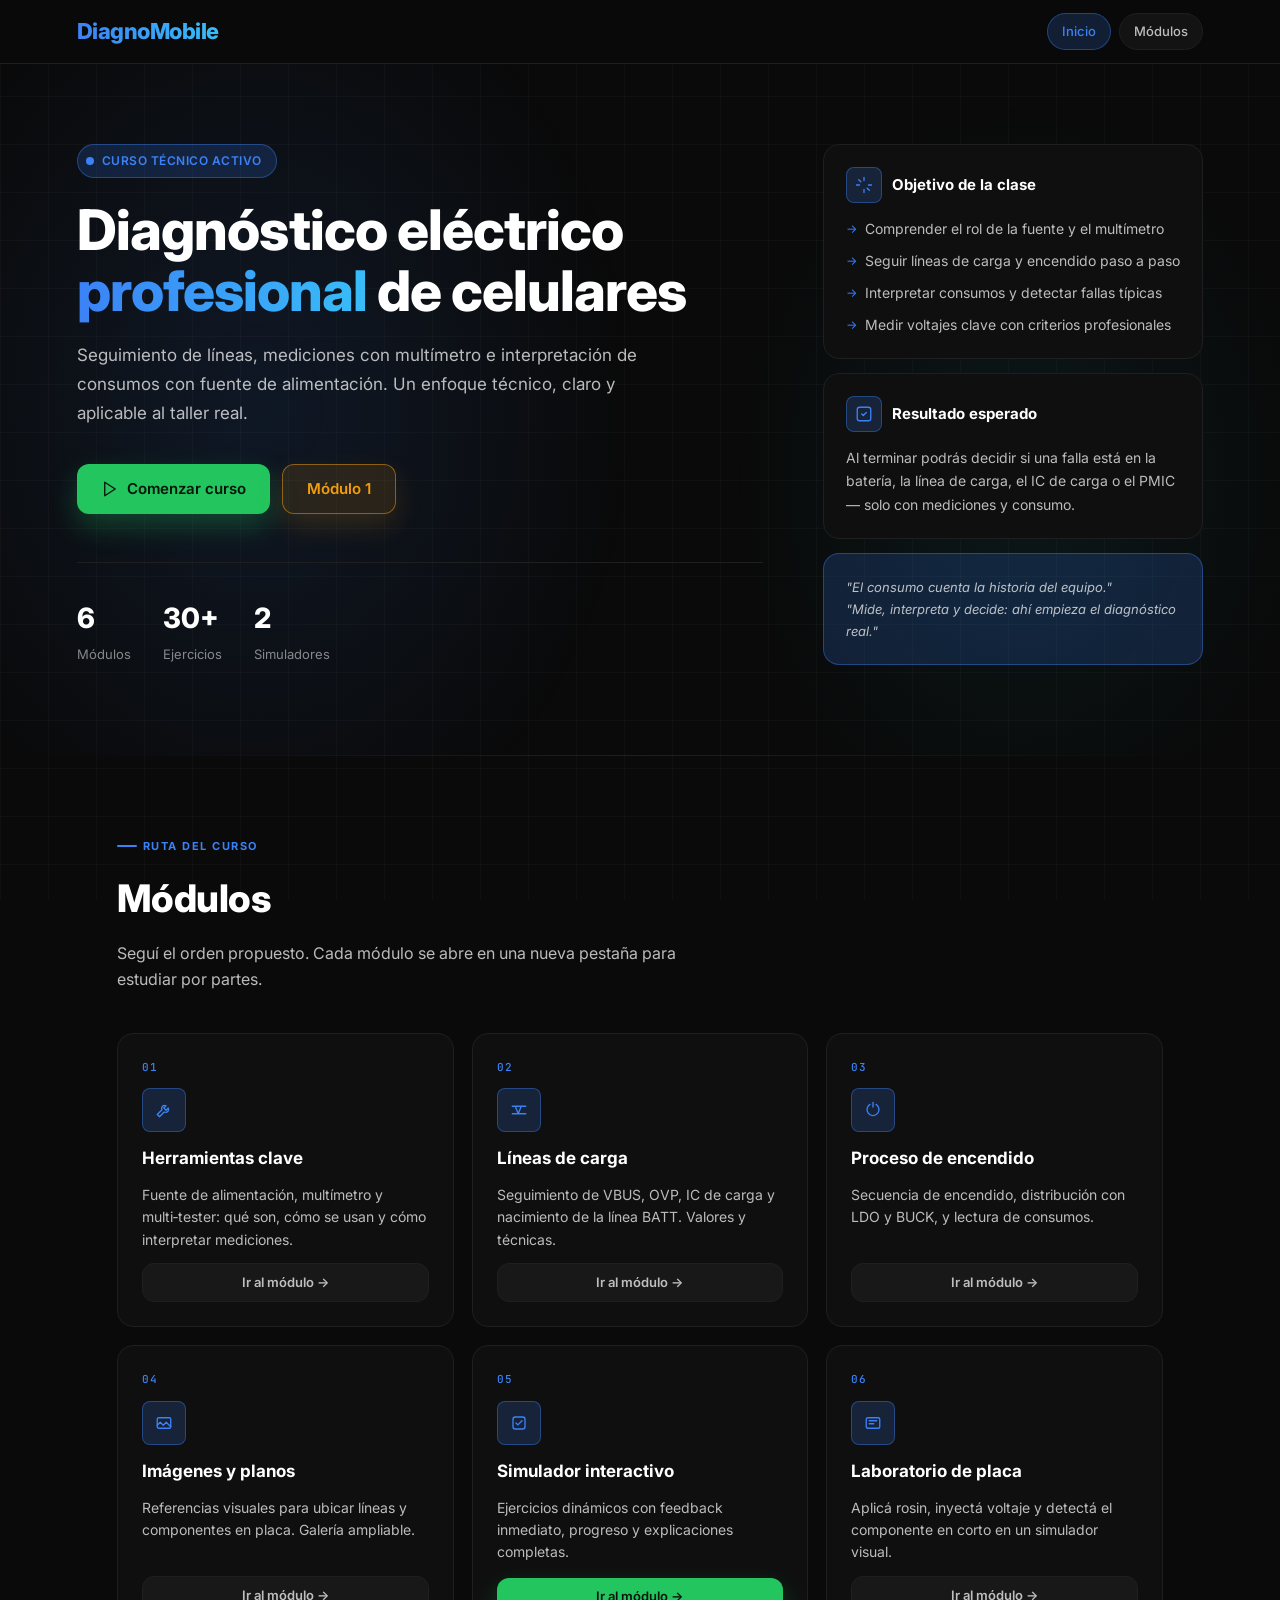
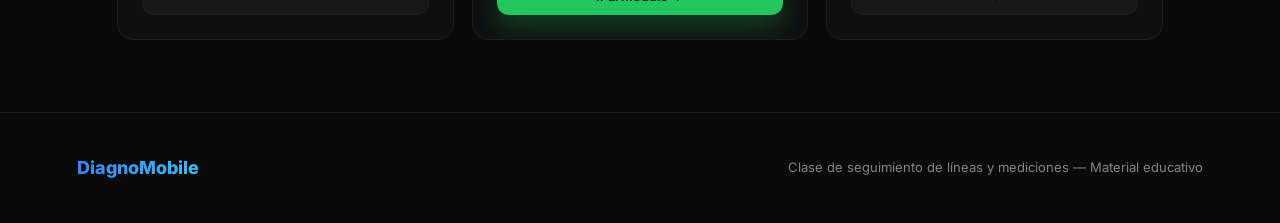
<file: index.html>
<!doctype html>
<html lang="es">
<head>
  <meta charset="utf-8" />
  <meta name="viewport" content="width=device-width, initial-scale=1" />
  <title>DiagnoMobile — Diagnóstico eléctrico profesional</title>
  <link rel="stylesheet" href="styles.css" />
</head>
<body>

  <!-- ── TOPBAR ── -->
  <header class="topbar">
    <div class="brand">DiagnoMobile</div>
    <nav class="nav-links">
      <span class="nav-pill active">Inicio</span>
      <a class="nav-pill" href="#modulos">Módulos</a>
    </nav>
  </header>

  <!-- ── HERO ── -->
  <section class="hero">
    <div class="hero-inner">
      <div class="hero-text">
        <div class="hero-badge">
          <span class="hero-badge-dot"></span>
          Curso técnico activo
        </div>
        <h1 class="hero-title">
          Diagnóstico eléctrico<br>
          <span>profesional</span> de celulares
        </h1>
        <p class="hero-desc">
          Seguimiento de líneas, mediciones con multímetro e interpretación de consumos con fuente de alimentación. Un enfoque técnico, claro y aplicable al taller real.
        </p>
        <div class="hero-cta">
          <a class="btn btn-primary" href="#modulos">
            <svg class="icon" viewBox="0 0 24 24"><path d="M5 3l14 9-14 9V3z"/></svg>
            Comenzar curso
          </a>
          <a class="btn btn-ghost" href="modulo-1.html">Módulo 1</a>
        </div>
        <div class="hero-stats">
          <div>
            <div class="hero-stat-value">6</div>
            <div class="hero-stat-label">Módulos</div>
          </div>
          <div>
            <div class="hero-stat-value">30+</div>
            <div class="hero-stat-label">Ejercicios</div>
          </div>
          <div>
            <div class="hero-stat-value">2</div>
            <div class="hero-stat-label">Simuladores</div>
          </div>
        </div>
      </div>

      <div class="hero-panel">
        <div class="info-card">
          <div class="info-card-header">
            <div class="info-card-icon">
              <svg class="icon" viewBox="0 0 24 24"><path d="M12 2v4M12 18v4M4.93 4.93l2.83 2.83M16.24 16.24l2.83 2.83M2 12h4M18 12h4"/></svg>
            </div>
            <div class="info-card-title">Objetivo de la clase</div>
          </div>
          <ul>
            <li>Comprender el rol de la fuente y el multímetro</li>
            <li>Seguir líneas de carga y encendido paso a paso</li>
            <li>Interpretar consumos y detectar fallas típicas</li>
            <li>Medir voltajes clave con criterios profesionales</li>
          </ul>
        </div>
        <div class="info-card">
          <div class="info-card-header">
            <div class="info-card-icon">
              <svg class="icon" viewBox="0 0 24 24"><path d="M9 12l2 2 4-4"/><rect x="3" y="3" width="18" height="18" rx="3"/></svg>
            </div>
            <div class="info-card-title">Resultado esperado</div>
          </div>
          <p style="font-size:14px;color:var(--text-dim);line-height:1.65">
            Al terminar podrás decidir si una falla está en la batería, la línea de carga, el IC de carga o el PMIC — solo con mediciones y consumo.
          </p>
        </div>
        <div class="info-card" style="background:var(--blue-glow);border-color:var(--border-hi)">
          <p style="font-size:13px;color:var(--text-dim);font-style:italic;line-height:1.7">
            "El consumo cuenta la historia del equipo."<br>
            "Mide, interpreta y decide: ahí empieza el diagnóstico real."
          </p>
        </div>
      </div>
    </div>
  </section>

  <!-- ── MÓDULOS ── -->
  <div class="section-divider"></div>
  <section class="section" id="modulos">
    <div class="section-header">
      <div class="section-tag">Ruta del curso</div>
      <h2 class="section-title">Módulos</h2>
      <p class="section-desc">Seguí el orden propuesto. Cada módulo se abre en una nueva pestaña para estudiar por partes.</p>
    </div>

    <div class="module-grid">
      <div class="module-card">
        <div class="module-num">01</div>
        <div class="module-icon-wrap">
          <svg class="icon" viewBox="0 0 24 24"><path d="M14.7 6.3a4 4 0 0 0-5.4 5.4L3 18l3 3 6.3-6.3a4 4 0 0 0 5.4-5.4l-3 3-3-3 3-3z"/></svg>
        </div>
        <h3>Herramientas clave</h3>
        <p>Fuente de alimentación, multímetro y multi‑tester: qué son, cómo se usan y cómo interpretar mediciones.</p>
        <a class="btn btn-ghost btn-sm" href="modulo-1.html" target="_blank" rel="noopener">Ir al módulo →</a>
      </div>

      <div class="module-card">
        <div class="module-num">02</div>
        <div class="module-icon-wrap">
          <svg class="icon" viewBox="0 0 24 24"><path d="M3 7h18M7 7l4 10 4-10M3 17h18"/></svg>
        </div>
        <h3>Líneas de carga</h3>
        <p>Seguimiento de VBUS, OVP, IC de carga y nacimiento de la línea BATT. Valores y técnicas.</p>
        <a class="btn btn-ghost btn-sm" href="modulo-2.html" target="_blank" rel="noopener">Ir al módulo →</a>
      </div>

      <div class="module-card">
        <div class="module-num">03</div>
        <div class="module-icon-wrap">
          <svg class="icon" viewBox="0 0 24 24"><path d="M12 2v6"/><path d="M8 4.5a8 8 0 1 0 8 0"/></svg>
        </div>
        <h3>Proceso de encendido</h3>
        <p>Secuencia de encendido, distribución con LDO y BUCK, y lectura de consumos.</p>
        <a class="btn btn-ghost btn-sm" href="modulo-3.html" target="_blank" rel="noopener">Ir al módulo →</a>
      </div>

      <div class="module-card">
        <div class="module-num">04</div>
        <div class="module-icon-wrap">
          <svg class="icon" viewBox="0 0 24 24"><rect x="3" y="5" width="18" height="14" rx="2"/><path d="M3 15l4-4 4 4 4-4 6 6"/></svg>
        </div>
        <h3>Imágenes y planos</h3>
        <p>Referencias visuales para ubicar líneas y componentes en placa. Galería ampliable.</p>
        <a class="btn btn-ghost btn-sm" href="modulo-4.html" target="_blank" rel="noopener">Ir al módulo →</a>
      </div>

      <div class="module-card">
        <div class="module-num">05</div>
        <div class="module-icon-wrap">
          <svg class="icon" viewBox="0 0 24 24"><rect x="4" y="4" width="16" height="16" rx="3"/><path d="M8 12l2.5 2.5L16 9"/></svg>
        </div>
        <h3>Simulador interactivo</h3>
        <p>Ejercicios dinámicos con feedback inmediato, progreso y explicaciones completas.</p>
        <a class="btn btn-primary btn-sm" href="modulo-5.html" target="_blank" rel="noopener">Ir al módulo →</a>
      </div>

      <div class="module-card">
        <div class="module-num">06</div>
        <div class="module-icon-wrap">
          <svg class="icon" viewBox="0 0 24 24"><rect x="3" y="5" width="18" height="14" rx="2"/><path d="M7 9h10M7 13h6"/></svg>
        </div>
        <h3>Laboratorio de placa</h3>
        <p>Aplicá rosin, inyectá voltaje y detectá el componente en corto en un simulador visual.</p>
        <a class="btn btn-ghost btn-sm" href="modulo-6.html" target="_blank" rel="noopener">Ir al módulo →</a>
      </div>
    </div>
  </section>

  <!-- ── FOOTER ── -->
  <footer class="footer">
    <div class="footer-brand">DiagnoMobile</div>
    <div class="footer-copy">Clase de seguimiento de líneas y mediciones — Material educativo</div>
  </footer>

</body>
</html>
</file>
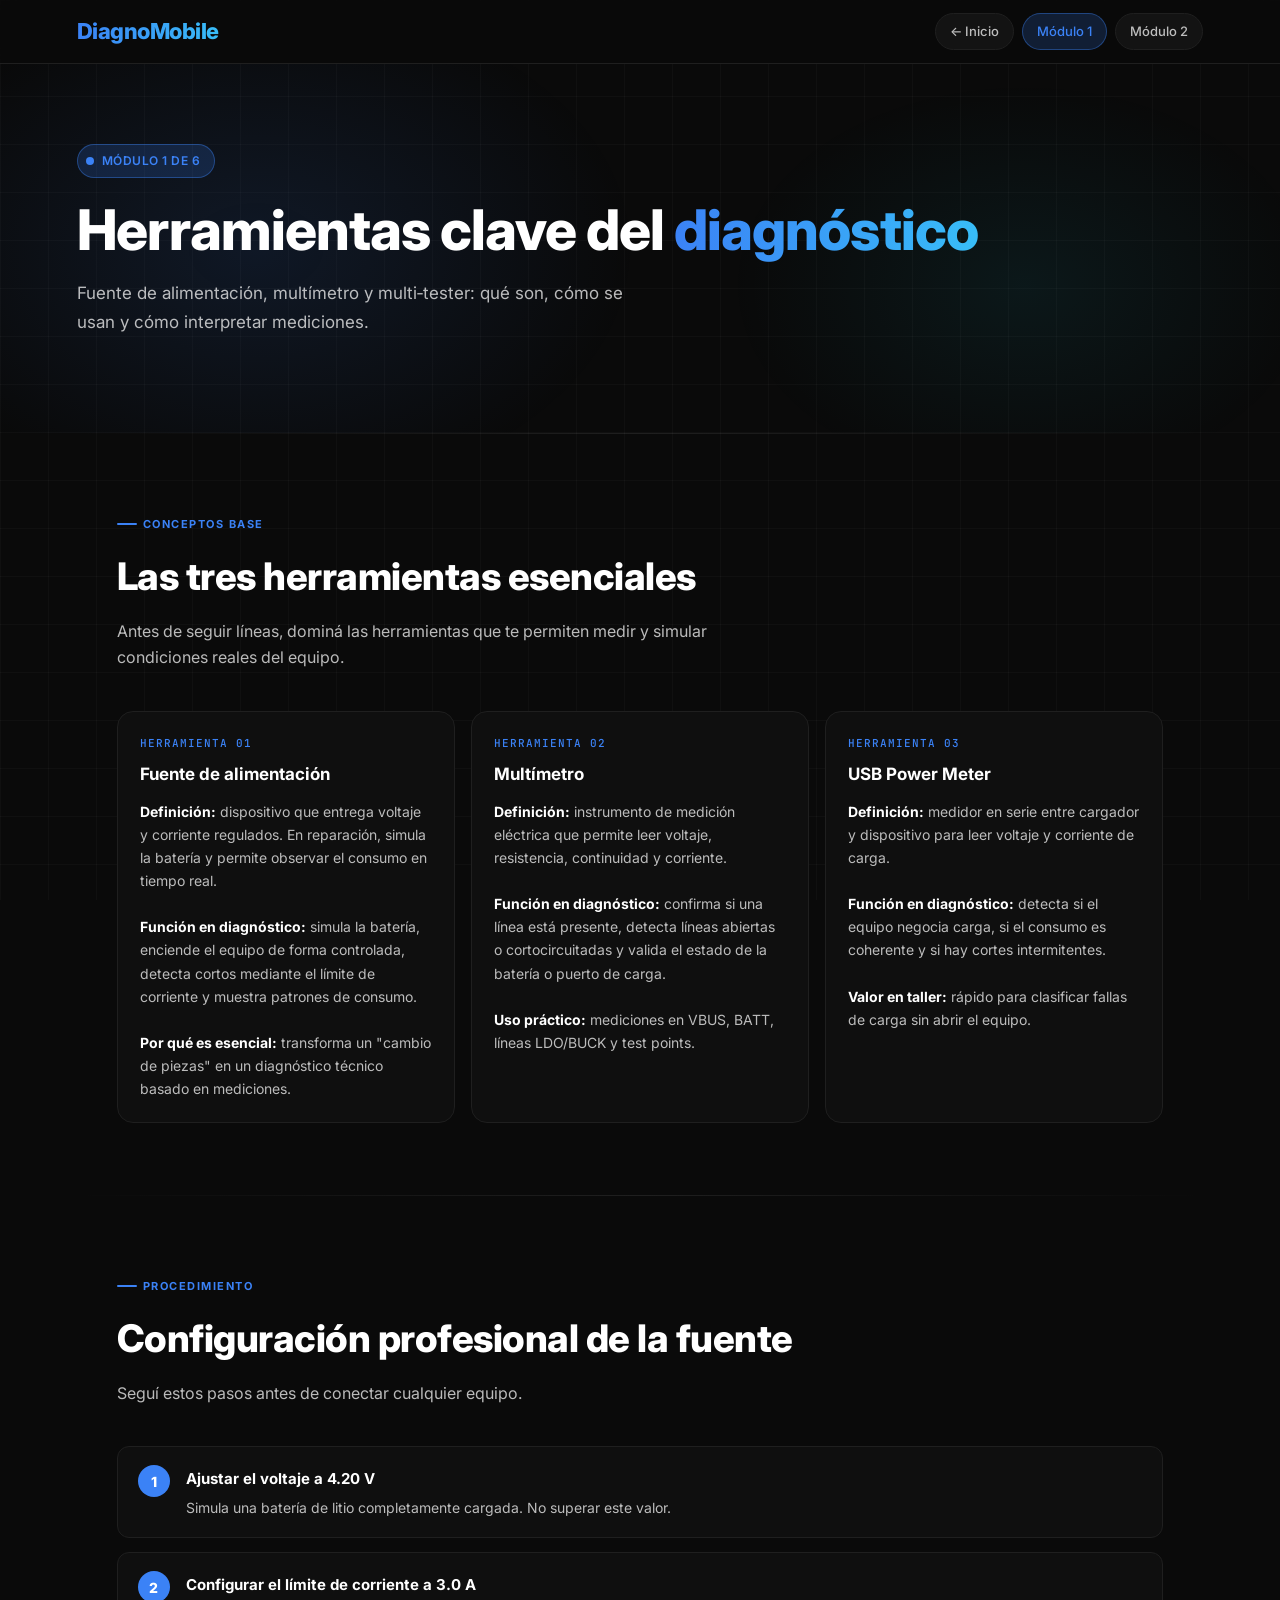
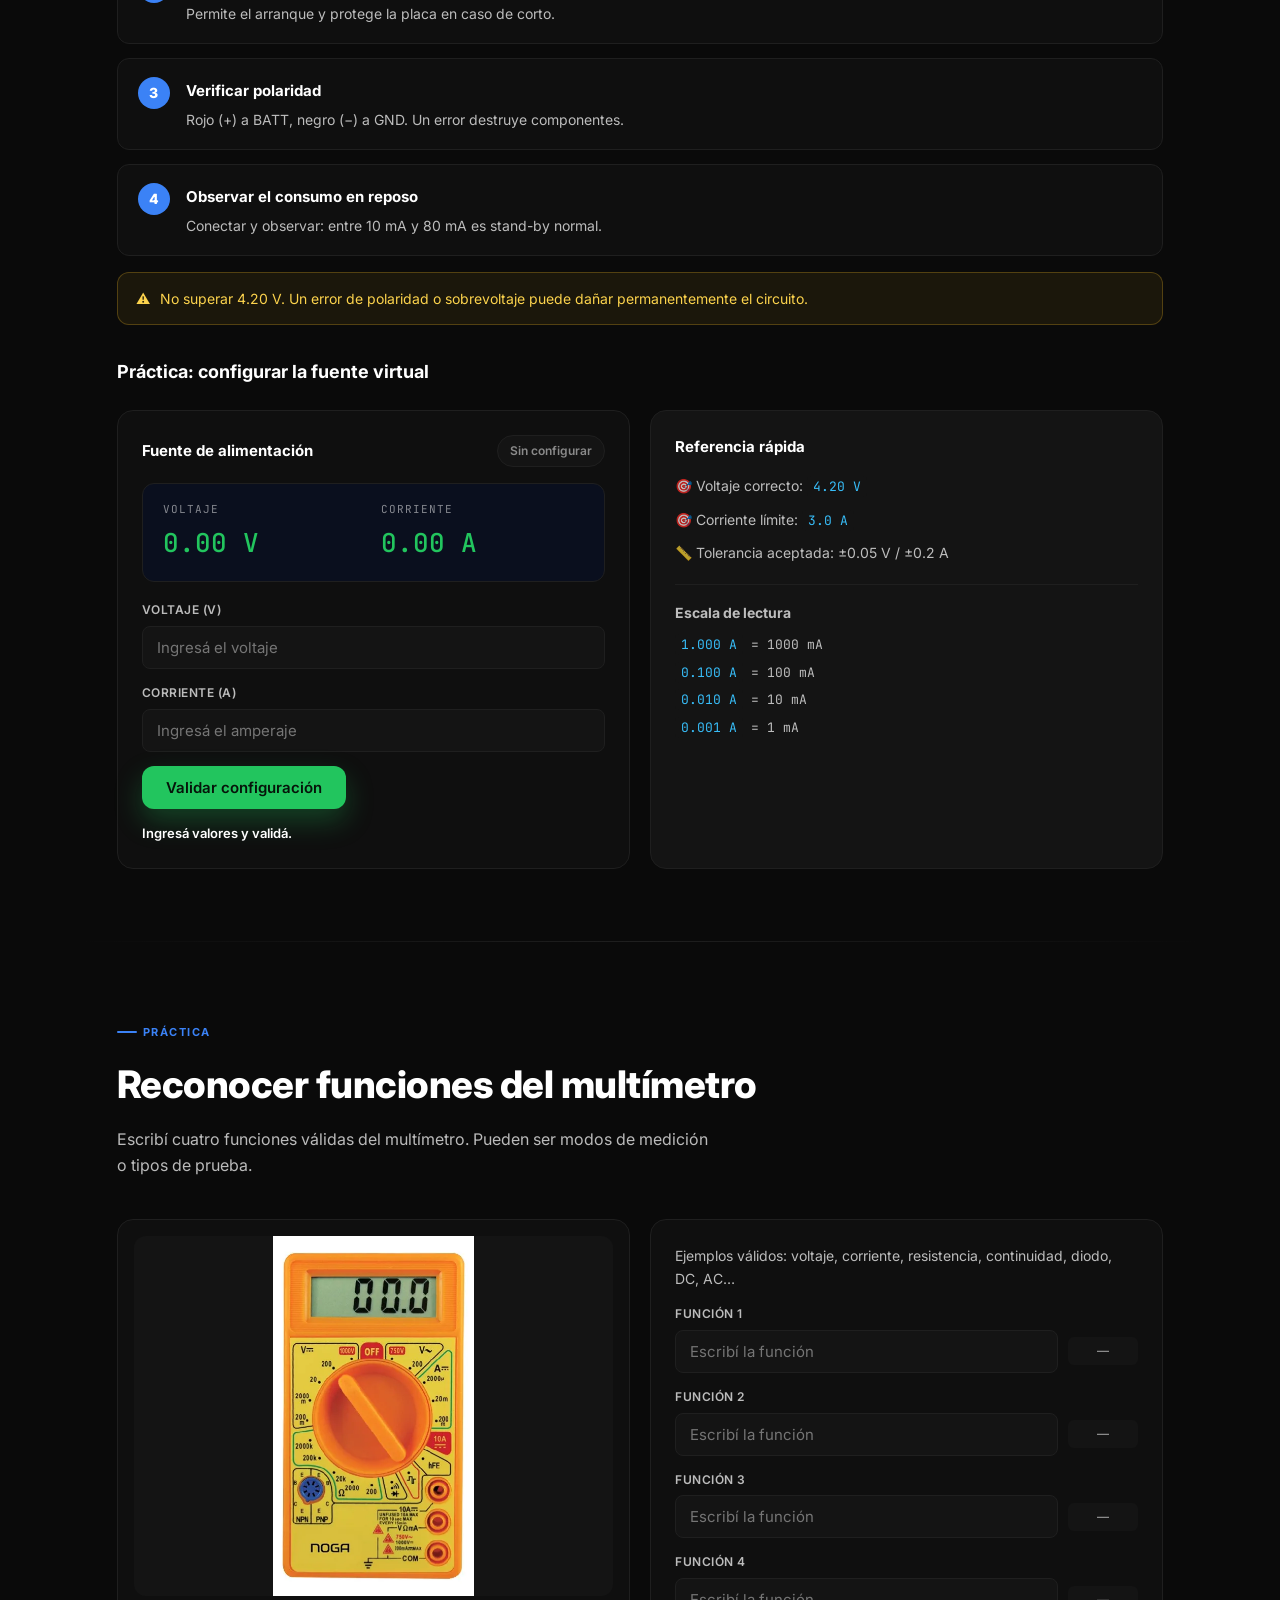
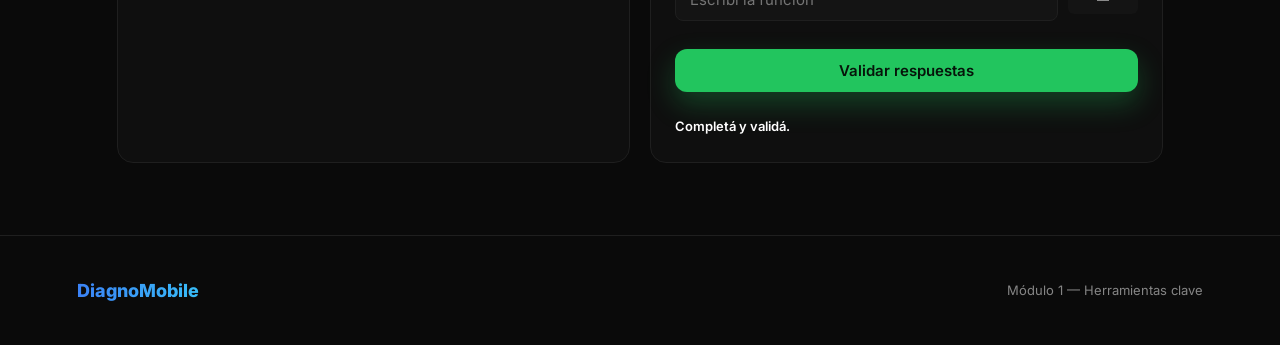
<file: modulo-1.html>
<!doctype html>
<html lang="es">
<head>
  <meta charset="utf-8" />
  <meta name="viewport" content="width=device-width, initial-scale=1" />
  <title>DiagnoMobile — Módulo 1</title>
  <link rel="stylesheet" href="styles.css" />
</head>
<body>

  <header class="topbar">
    <div class="brand">DiagnoMobile</div>
    <nav class="nav-links">
      <a class="nav-pill" href="index.html">← Inicio</a>
      <span class="nav-pill active">Módulo 1</span>
      <a class="nav-pill" href="modulo-2.html">Módulo 2</a>
    </nav>
  </header>

  <section class="hero" style="padding-bottom:60px">
    <div class="hero-inner" style="grid-template-columns:1fr">
      <div class="hero-text">
        <div class="hero-badge"><span class="hero-badge-dot"></span>Módulo 1 de 6</div>
        <h1 class="hero-title">Herramientas clave del <span>diagnóstico</span></h1>
        <p class="hero-desc">Fuente de alimentación, multímetro y multi‑tester: qué son, cómo se usan y cómo interpretar mediciones.</p>
      </div>
    </div>
  </section>

  <div class="section-divider"></div>

  <main>

    <!-- Herramientas -->
    <section class="section">
      <div class="section-header">
        <div class="section-tag">Conceptos base</div>
        <h2 class="section-title">Las tres herramientas esenciales</h2>
        <p class="section-desc">Antes de seguir líneas, dominá las herramientas que te permiten medir y simular condiciones reales del equipo.</p>
      </div>

      <div class="definition-grid">
        <div class="definition-card card-accent-blue">
          <div class="def-label">Herramienta 01</div>
          <div class="def-title">Fuente de alimentación</div>
          <div class="def-body">
            <p><strong>Definición:</strong> dispositivo que entrega voltaje y corriente regulados. En reparación, simula la batería y permite observar el consumo en tiempo real.</p>
            <br>
            <p><strong>Función en diagnóstico:</strong> simula la batería, enciende el equipo de forma controlada, detecta cortos mediante el límite de corriente y muestra patrones de consumo.</p>
            <br>
            <p><strong>Por qué es esencial:</strong> transforma un "cambio de piezas" en un diagnóstico técnico basado en mediciones.</p>
          </div>
        </div>

        <div class="definition-card card-accent-cyan">
          <div class="def-label">Herramienta 02</div>
          <div class="def-title">Multímetro</div>
          <div class="def-body">
            <p><strong>Definición:</strong> instrumento de medición eléctrica que permite leer voltaje, resistencia, continuidad y corriente.</p>
            <br>
            <p><strong>Función en diagnóstico:</strong> confirma si una línea está presente, detecta líneas abiertas o cortocircuitadas y valida el estado de la batería o puerto de carga.</p>
            <br>
            <p><strong>Uso práctico:</strong> mediciones en VBUS, BATT, líneas LDO/BUCK y test points.</p>
          </div>
        </div>

        <div class="definition-card card-accent-green">
          <div class="def-label">Herramienta 03</div>
          <div class="def-title">USB Power Meter</div>
          <div class="def-body">
            <p><strong>Definición:</strong> medidor en serie entre cargador y dispositivo para leer voltaje y corriente de carga.</p>
            <br>
            <p><strong>Función en diagnóstico:</strong> detecta si el equipo negocia carga, si el consumo es coherente y si hay cortes intermitentes.</p>
            <br>
            <p><strong>Valor en taller:</strong> rápido para clasificar fallas de carga sin abrir el equipo.</p>
          </div>
        </div>
      </div>
    </section>

    <div class="section-divider"></div>

    <!-- Configuración de la fuente -->
    <section class="section">
      <div class="section-header">
        <div class="section-tag">Procedimiento</div>
        <h2 class="section-title">Configuración profesional de la fuente</h2>
        <p class="section-desc">Seguí estos pasos antes de conectar cualquier equipo.</p>
      </div>

      <div class="steps-list">
        <div class="step-item">
          <div class="step-num">1</div>
          <div class="step-content">
            <strong>Ajustar el voltaje a 4.20 V</strong>
            <p>Simula una batería de litio completamente cargada. No superar este valor.</p>
          </div>
        </div>
        <div class="step-item">
          <div class="step-num">2</div>
          <div class="step-content">
            <strong>Configurar el límite de corriente a 3.0 A</strong>
            <p>Permite el arranque y protege la placa en caso de corto.</p>
          </div>
        </div>
        <div class="step-item">
          <div class="step-num">3</div>
          <div class="step-content">
            <strong>Verificar polaridad</strong>
            <p>Rojo (+) a BATT, negro (−) a GND. Un error destruye componentes.</p>
          </div>
        </div>
        <div class="step-item">
          <div class="step-num">4</div>
          <div class="step-content">
            <strong>Observar el consumo en reposo</strong>
            <p>Conectar y observar: entre 10 mA y 80 mA es stand-by normal.</p>
          </div>
        </div>
      </div>

      <div class="note-box">No superar 4.20 V. Un error de polaridad o sobrevoltaje puede dañar permanentemente el circuito.</div>

      <!-- PSIM widget -->
      <div style="margin-top:32px">
        <h3 style="font-family:var(--font-display);font-size:18px;font-weight:700;margin-bottom:20px">
          Práctica: configurar la fuente virtual
        </h3>
        <div class="psim-wrap">
          <div class="psim-card">
            <div style="display:flex;align-items:center;justify-content:space-between;margin-bottom:16px;flex-wrap:wrap;gap:10px">
              <div style="font-family:var(--font-display);font-size:15px;font-weight:700">Fuente de alimentación</div>
              <span class="psim-status-badge" id="psim-status">Sin configurar</span>
            </div>
            <div class="psim-display">
              <div>
                <div class="psim-reading-label">Voltaje</div>
                <div class="psim-reading-value" id="psim-read-v">0.00 V</div>
              </div>
              <div>
                <div class="psim-reading-label">Corriente</div>
                <div class="psim-reading-value" id="psim-read-a">0.00 A</div>
              </div>
            </div>
            <div class="form-group">
              <label class="form-label">Voltaje (V)</label>
              <input class="form-input" type="number" step="0.01" min="0" max="5" id="psim-input-v" placeholder="Ingresá el voltaje" />
            </div>
            <div class="form-group">
              <label class="form-label">Corriente (A)</label>
              <input class="form-input" type="number" step="0.1" min="0" max="5" id="psim-input-a" placeholder="Ingresá el amperaje" />
            </div>
            <button class="btn btn-primary" id="psim-check">Validar configuración</button>
            <div class="feedback-msg" id="psim-feedback" style="margin-top:14px">Ingresá valores y validá.</div>
          </div>

          <div class="psim-card" style="background:var(--bg-elevated)">
            <h4 style="font-family:var(--font-display);font-size:15px;font-weight:700;margin-bottom:14px">Referencia rápida</h4>
            <div style="display:flex;flex-direction:column;gap:10px;font-size:14px;color:var(--text-dim)">
              <div>🎯 Voltaje correcto: <code>4.20 V</code></div>
              <div>🎯 Corriente límite: <code>3.0 A</code></div>
              <div>📏 Tolerancia aceptada: ±0.05 V / ±0.2 A</div>
            </div>
            <div style="margin-top:20px;border-top:1px solid var(--border);padding-top:16px">
              <h4 style="font-family:var(--font-display);font-size:14px;font-weight:700;margin-bottom:10px;color:var(--text-dim)">Escala de lectura</h4>
              <div style="font-family:var(--font-mono);font-size:13px;display:flex;flex-direction:column;gap:6px;color:var(--text-dim)">
                <span><code>1.000 A</code> = 1000 mA</span>
                <span><code>0.100 A</code> = 100 mA</span>
                <span><code>0.010 A</code> = 10 mA</span>
                <span><code>0.001 A</code> = 1 mA</span>
              </div>
            </div>
          </div>
        </div>
      </div>
    </section>

    <div class="section-divider"></div>

    <!-- MM Quiz -->
    <section class="section">
      <div class="section-header">
        <div class="section-tag">Práctica</div>
        <h2 class="section-title">Reconocer funciones del multímetro</h2>
        <p class="section-desc">Escribí cuatro funciones válidas del multímetro. Pueden ser modos de medición o tipos de prueba.</p>
      </div>

      <div class="mm-quiz-layout">
        <div class="mm-img-card">
          <img src="multimtero2.png" alt="Multímetro para práctica" />
        </div>
        <div class="mm-form-card">
          <p style="font-size:14px;color:var(--text-dim)">Ejemplos válidos: voltaje, corriente, resistencia, continuidad, diodo, DC, AC…</p>
          <div id="mm-fields">
            <div class="form-group">
              <label class="form-label">Función 1</label>
              <div class="mm-field-inline">
                <input class="form-input" type="text" placeholder="Escribí la función" />
                <span class="mm-field-badge idle">—</span>
              </div>
            </div>
            <div class="form-group">
              <label class="form-label">Función 2</label>
              <div class="mm-field-inline">
                <input class="form-input" type="text" placeholder="Escribí la función" />
                <span class="mm-field-badge idle">—</span>
              </div>
            </div>
            <div class="form-group">
              <label class="form-label">Función 3</label>
              <div class="mm-field-inline">
                <input class="form-input" type="text" placeholder="Escribí la función" />
                <span class="mm-field-badge idle">—</span>
              </div>
            </div>
            <div class="form-group">
              <label class="form-label">Función 4</label>
              <div class="mm-field-inline">
                <input class="form-input" type="text" placeholder="Escribí la función" />
                <span class="mm-field-badge idle">—</span>
              </div>
            </div>
          </div>
          <button class="btn btn-primary" id="mm-check">Validar respuestas</button>
          <div class="feedback-msg" id="mm-result">Completá y validá.</div>
        </div>
      </div>
    </section>

  </main>

  <footer class="footer">
    <div class="footer-brand">DiagnoMobile</div>
    <div class="footer-copy">Módulo 1 — Herramientas clave</div>
  </footer>

  <script src="script.js"></script>
  <script>
    // patch: mm-field selector for new markup
    const mmCheck = document.getElementById('mm-check');
    if (mmCheck) {
      mmCheck._patched = true;
      mmCheck.addEventListener('click', () => {
        const VALID = new Set(['corriente continua','corriente alterna','ac','dc','alterna','continua','voltaje','voltage','tension','resistencia','ohmio','ohm','diodo','continuidad','amperaje','corriente','miliamperios','ma','mv','vdc','vac']);
        const norm = t => t.toLowerCase().normalize('NFD').replace(/[\u0300-\u036f]/g,'').replace(/[^a-z0-9\s]/g,'').trim();
        const rows = document.querySelectorAll('#mm-fields .form-group');
        const result = document.getElementById('mm-result');
        let all = true; const used = new Set();
        rows.forEach(row => {
          const input = row.querySelector('input');
          const badge = row.querySelector('.mm-field-badge');
          const v = norm(input.value);
          const ok = v.length > 0 && VALID.has(v) && !used.has(v);
          if (ok) { used.add(v); badge.textContent = '✓ OK'; badge.className = 'mm-field-badge ok'; }
          else    { badge.textContent = '✗'; badge.className = 'mm-field-badge bad'; all = false; }
        });
        result.textContent = all ? '¡Excelente! Cuatro funciones correctas.' : 'Revisá las respuestas. Intentá de nuevo.';
        result.className = `feedback-msg ${all ? 'ok' : 'bad'}`;
      }, true);
    }
  </script>
</body>
</html>
</file>
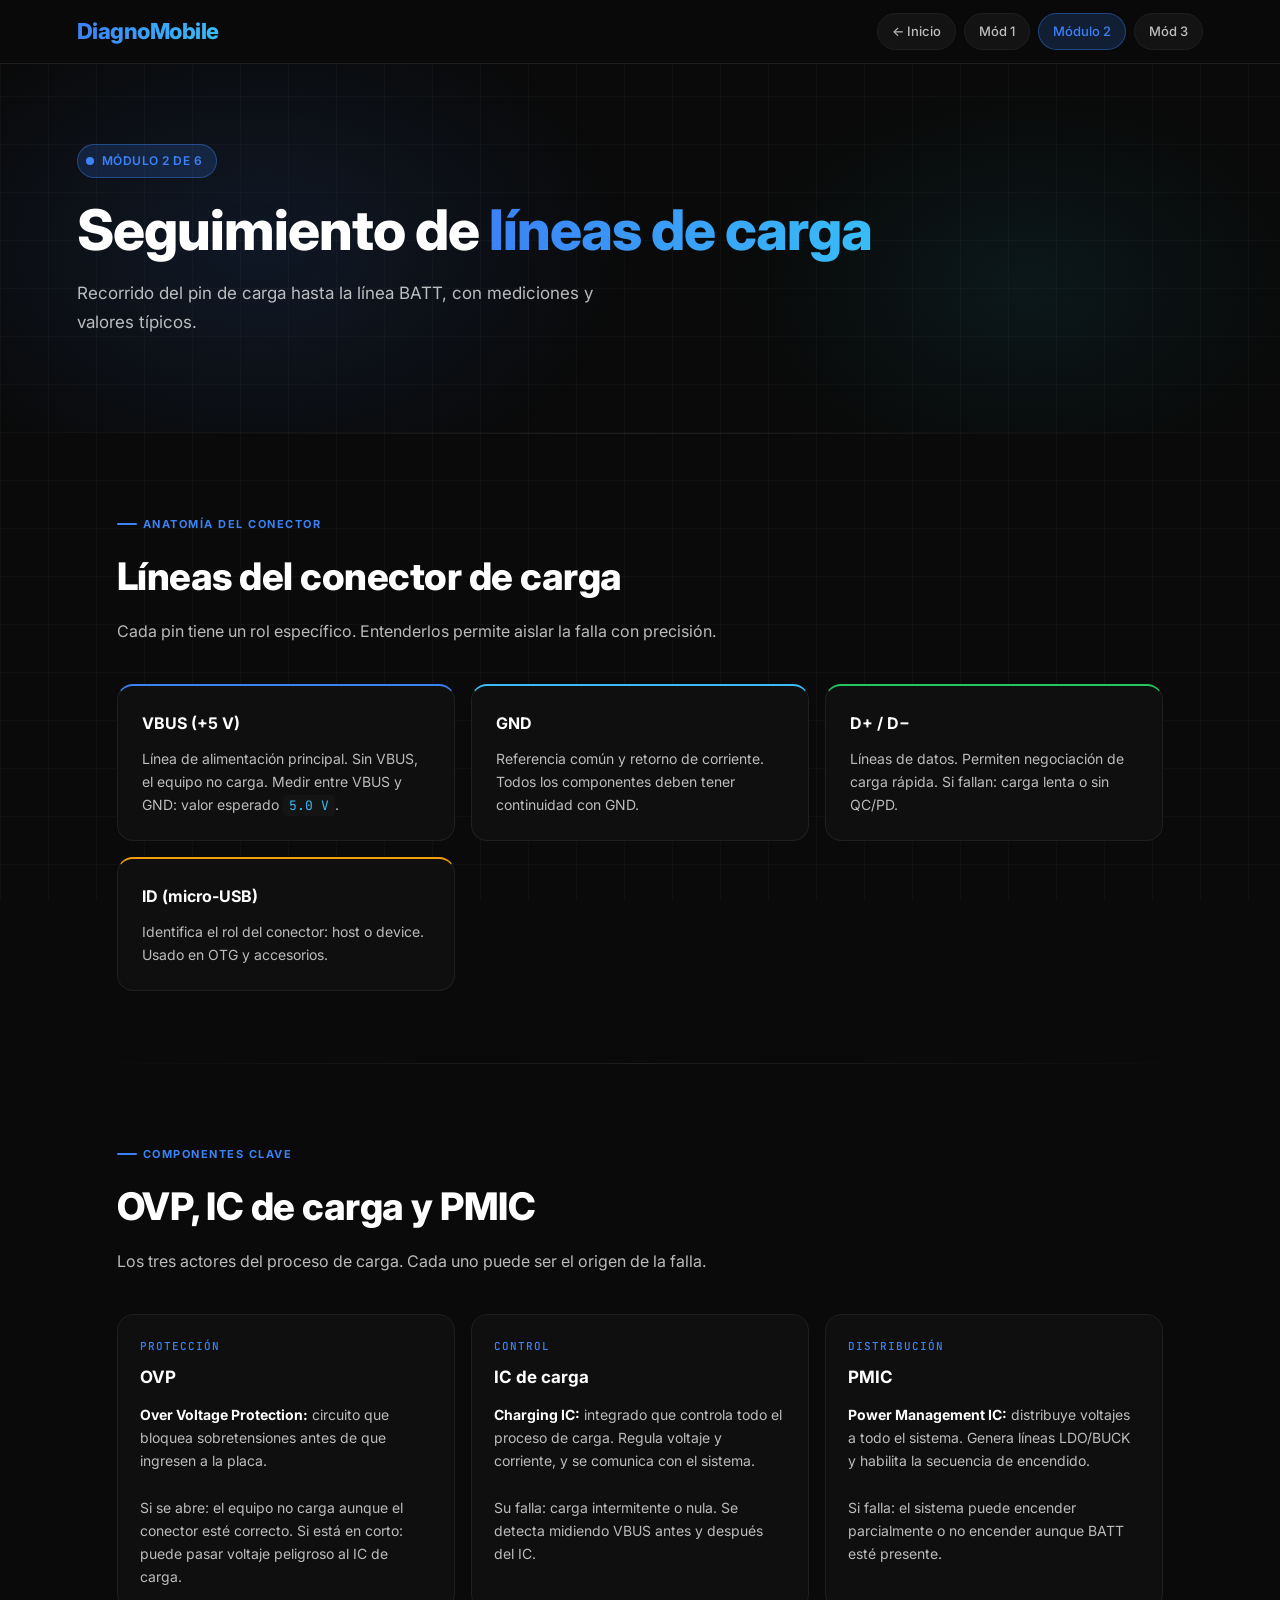
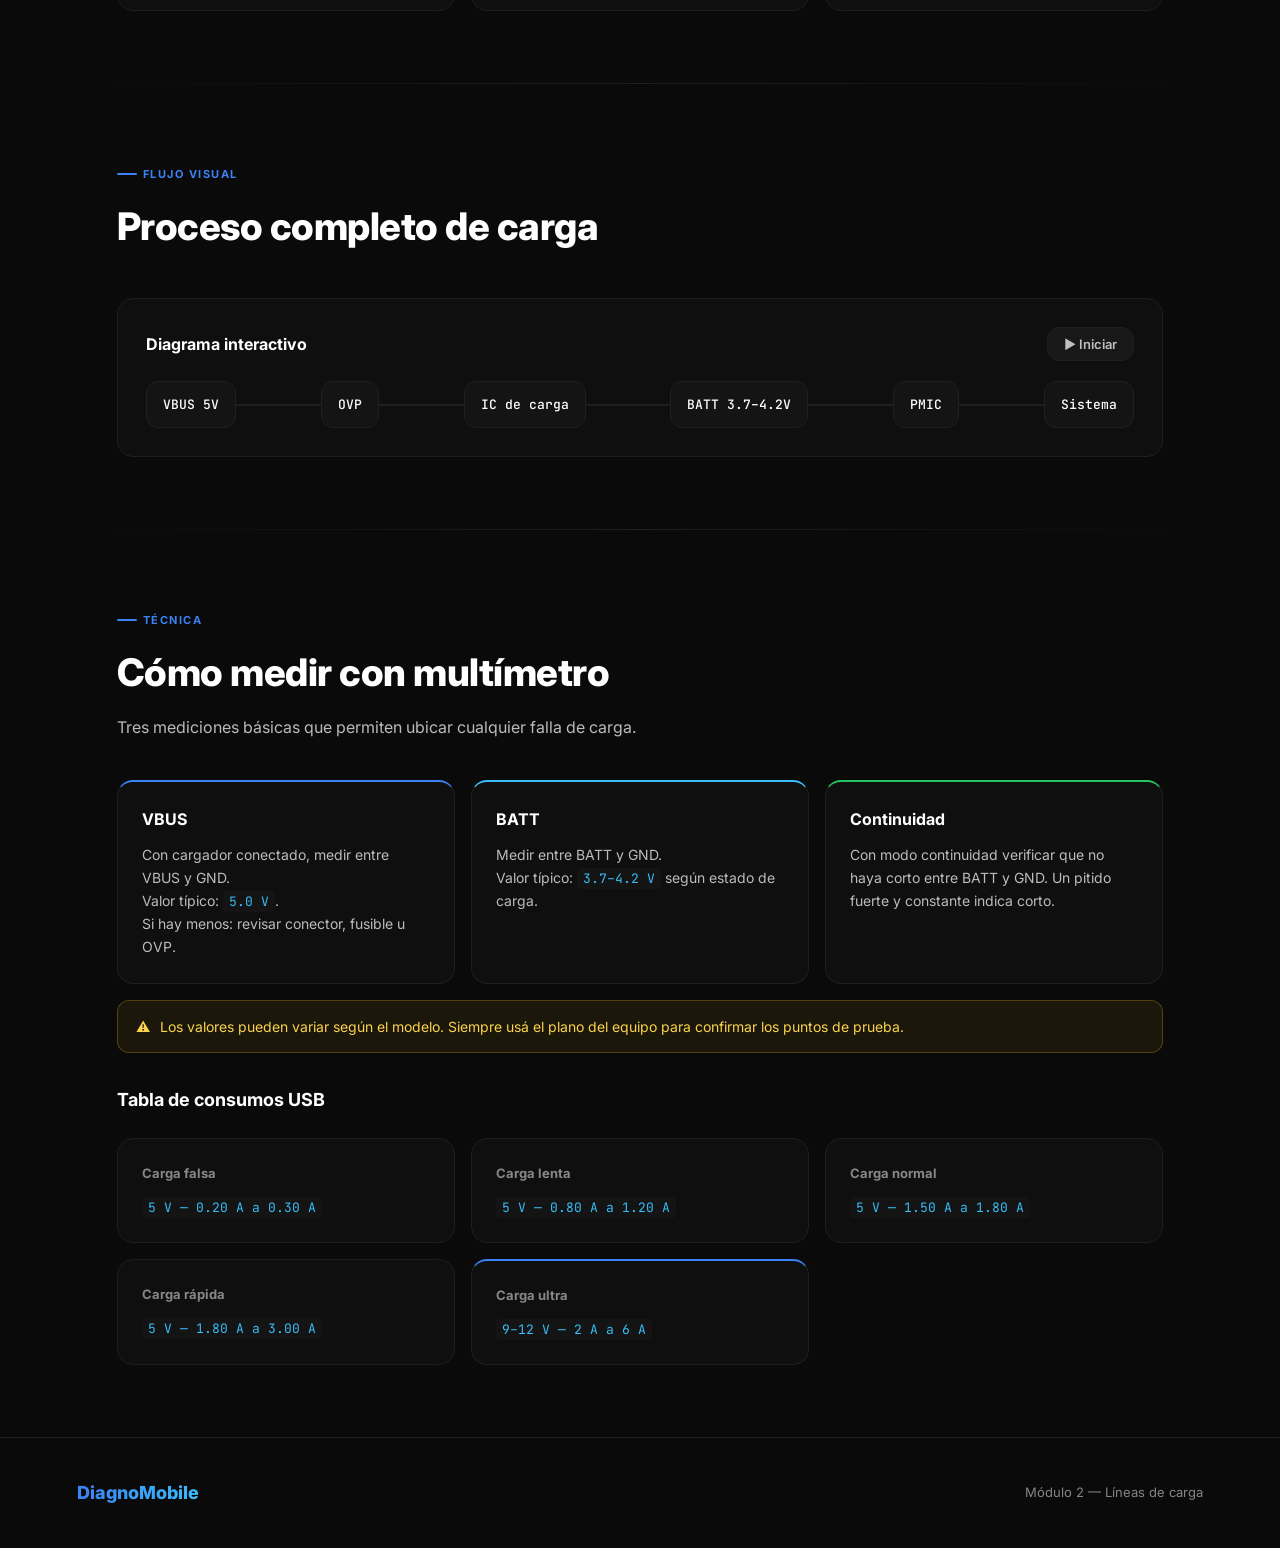
<file: modulo-2.html>
<!doctype html>
<html lang="es">
<head>
  <meta charset="utf-8" />
  <meta name="viewport" content="width=device-width, initial-scale=1" />
  <title>DiagnoMobile — Módulo 2</title>
  <link rel="stylesheet" href="styles.css" />
</head>
<body>

  <header class="topbar">
    <div class="brand">DiagnoMobile</div>
    <nav class="nav-links">
      <a class="nav-pill" href="index.html">← Inicio</a>
      <a class="nav-pill" href="modulo-1.html">Mód 1</a>
      <span class="nav-pill active">Módulo 2</span>
      <a class="nav-pill" href="modulo-3.html">Mód 3</a>
    </nav>
  </header>

  <section class="hero" style="padding-bottom:60px">
    <div class="hero-inner" style="grid-template-columns:1fr">
      <div class="hero-text">
        <div class="hero-badge"><span class="hero-badge-dot"></span>Módulo 2 de 6</div>
        <h1 class="hero-title">Seguimiento de <span>líneas de carga</span></h1>
        <p class="hero-desc">Recorrido del pin de carga hasta la línea BATT, con mediciones y valores típicos.</p>
      </div>
    </div>
  </section>

  <div class="section-divider"></div>

  <main>

    <!-- Líneas del conector -->
    <section class="section">
      <div class="section-header">
        <div class="section-tag">Anatomía del conector</div>
        <h2 class="section-title">Líneas del conector de carga</h2>
        <p class="section-desc">Cada pin tiene un rol específico. Entenderlos permite aislar la falla con precisión.</p>
      </div>

      <div class="card-grid">
        <div class="card card-accent-blue">
          <h4>VBUS (+5 V)</h4>
          <p>Línea de alimentación principal. Sin VBUS, el equipo no carga. Medir entre VBUS y GND: valor esperado <code>5.0 V</code>.</p>
        </div>
        <div class="card card-accent-cyan">
          <h4>GND</h4>
          <p>Referencia común y retorno de corriente. Todos los componentes deben tener continuidad con GND.</p>
        </div>
        <div class="card card-accent-green">
          <h4>D+ / D−</h4>
          <p>Líneas de datos. Permiten negociación de carga rápida. Si fallan: carga lenta o sin QC/PD.</p>
        </div>
        <div class="card" style="border-top:2px solid var(--amber)">
          <h4>ID (micro-USB)</h4>
          <p>Identifica el rol del conector: host o device. Usado en OTG y accesorios.</p>
        </div>
      </div>
    </section>

    <div class="section-divider"></div>

    <!-- Definiciones técnicas -->
    <section class="section">
      <div class="section-header">
        <div class="section-tag">Componentes clave</div>
        <h2 class="section-title">OVP, IC de carga y PMIC</h2>
        <p class="section-desc">Los tres actores del proceso de carga. Cada uno puede ser el origen de la falla.</p>
      </div>

      <div class="definition-grid">
        <div class="definition-card card-accent-blue">
          <div class="def-label">Protección</div>
          <div class="def-title">OVP</div>
          <div class="def-body">
            <p><strong>Over Voltage Protection:</strong> circuito que bloquea sobretensiones antes de que ingresen a la placa.</p>
            <br>
            <p>Si se abre: el equipo no carga aunque el conector esté correcto. Si está en corto: puede pasar voltaje peligroso al IC de carga.</p>
          </div>
        </div>
        <div class="definition-card card-accent-cyan">
          <div class="def-label">Control</div>
          <div class="def-title">IC de carga</div>
          <div class="def-body">
            <p><strong>Charging IC:</strong> integrado que controla todo el proceso de carga. Regula voltaje y corriente, y se comunica con el sistema.</p>
            <br>
            <p>Su falla: carga intermitente o nula. Se detecta midiendo VBUS antes y después del IC.</p>
          </div>
        </div>
        <div class="definition-card card-accent-green">
          <div class="def-label">Distribución</div>
          <div class="def-title">PMIC</div>
          <div class="def-body">
            <p><strong>Power Management IC:</strong> distribuye voltajes a todo el sistema. Genera líneas LDO/BUCK y habilita la secuencia de encendido.</p>
            <br>
            <p>Si falla: el sistema puede encender parcialmente o no encender aunque BATT esté presente.</p>
          </div>
        </div>
      </div>
    </section>

    <div class="section-divider"></div>

    <!-- Diagrama -->
    <section class="section">
      <div class="section-header">
        <div class="section-tag">Flujo visual</div>
        <h2 class="section-title">Proceso completo de carga</h2>
      </div>

      <div class="diagram-block">
        <h3>
          Diagrama interactivo
          <button class="btn btn-ghost btn-sm" data-diagram="carga">▶ Iniciar</button>
        </h3>
        <div class="diagram" id="diagram-carga">
          <div class="node" data-step="0">VBUS 5V</div>
          <div class="connector"></div>
          <div class="node" data-step="1">OVP</div>
          <div class="connector"></div>
          <div class="node" data-step="2">IC de carga</div>
          <div class="connector"></div>
          <div class="node" data-step="3">BATT 3.7–4.2V</div>
          <div class="connector"></div>
          <div class="node" data-step="4">PMIC</div>
          <div class="connector"></div>
          <div class="node" data-step="5">Sistema</div>
        </div>
      </div>
    </section>

    <div class="section-divider"></div>

    <!-- Mediciones -->
    <section class="section">
      <div class="section-header">
        <div class="section-tag">Técnica</div>
        <h2 class="section-title">Cómo medir con multímetro</h2>
        <p class="section-desc">Tres mediciones básicas que permiten ubicar cualquier falla de carga.</p>
      </div>

      <div class="card-grid">
        <div class="card card-accent-blue">
          <h4>VBUS</h4>
          <p>Con cargador conectado, medir entre VBUS y GND.<br>Valor típico: <code>5.0 V</code>.<br>Si hay menos: revisar conector, fusible u OVP.</p>
        </div>
        <div class="card card-accent-cyan">
          <h4>BATT</h4>
          <p>Medir entre BATT y GND.<br>Valor típico: <code>3.7–4.2 V</code> según estado de carga.</p>
        </div>
        <div class="card card-accent-green">
          <h4>Continuidad</h4>
          <p>Con modo continuidad verificar que no haya corto entre BATT y GND. Un pitido fuerte y constante indica corto.</p>
        </div>
      </div>

      <div class="note-box">Los valores pueden variar según el modelo. Siempre usá el plano del equipo para confirmar los puntos de prueba.</div>

      <!-- Tabla de consumos USB -->
      <div style="margin-top:32px">
        <h3 style="font-family:var(--font-display);font-size:18px;font-weight:700;margin-bottom:16px">Tabla de consumos USB</h3>
        <div class="card-grid">
          <div class="card"><h4 style="color:var(--text-faint);font-size:13px">Carga falsa</h4><p><code>5 V — 0.20 A a 0.30 A</code></p></div>
          <div class="card"><h4 style="color:var(--text-faint);font-size:13px">Carga lenta</h4><p><code>5 V — 0.80 A a 1.20 A</code></p></div>
          <div class="card"><h4 style="color:var(--text-faint);font-size:13px">Carga normal</h4><p><code>5 V — 1.50 A a 1.80 A</code></p></div>
          <div class="card"><h4 style="color:var(--text-faint);font-size:13px">Carga rápida</h4><p><code>5 V — 1.80 A a 3.00 A</code></p></div>
          <div class="card card-accent-blue"><h4 style="color:var(--text-faint);font-size:13px">Carga ultra</h4><p><code>9–12 V — 2 A a 6 A</code></p></div>
        </div>
      </div>
    </section>

  </main>

  <footer class="footer">
    <div class="footer-brand">DiagnoMobile</div>
    <div class="footer-copy">Módulo 2 — Líneas de carga</div>
  </footer>

  <script src="script.js"></script>
</body>
</html>
</file>
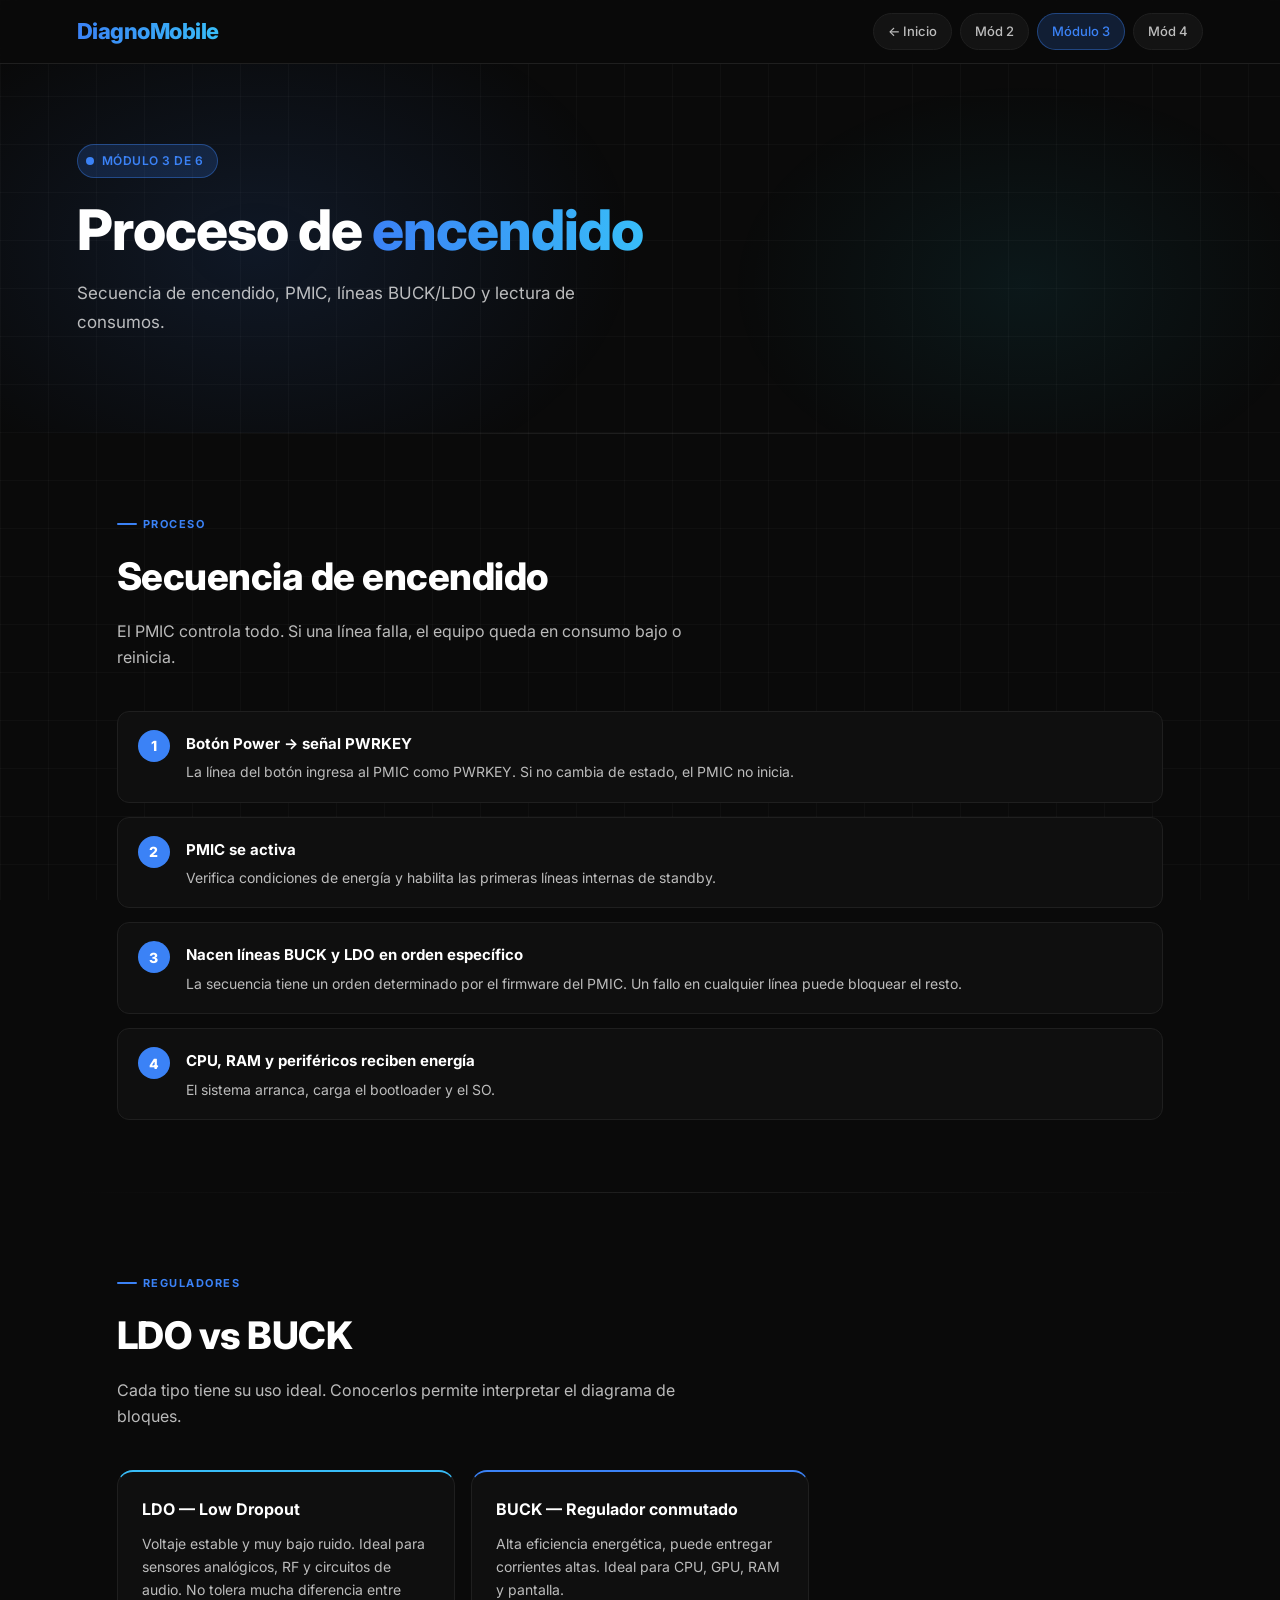
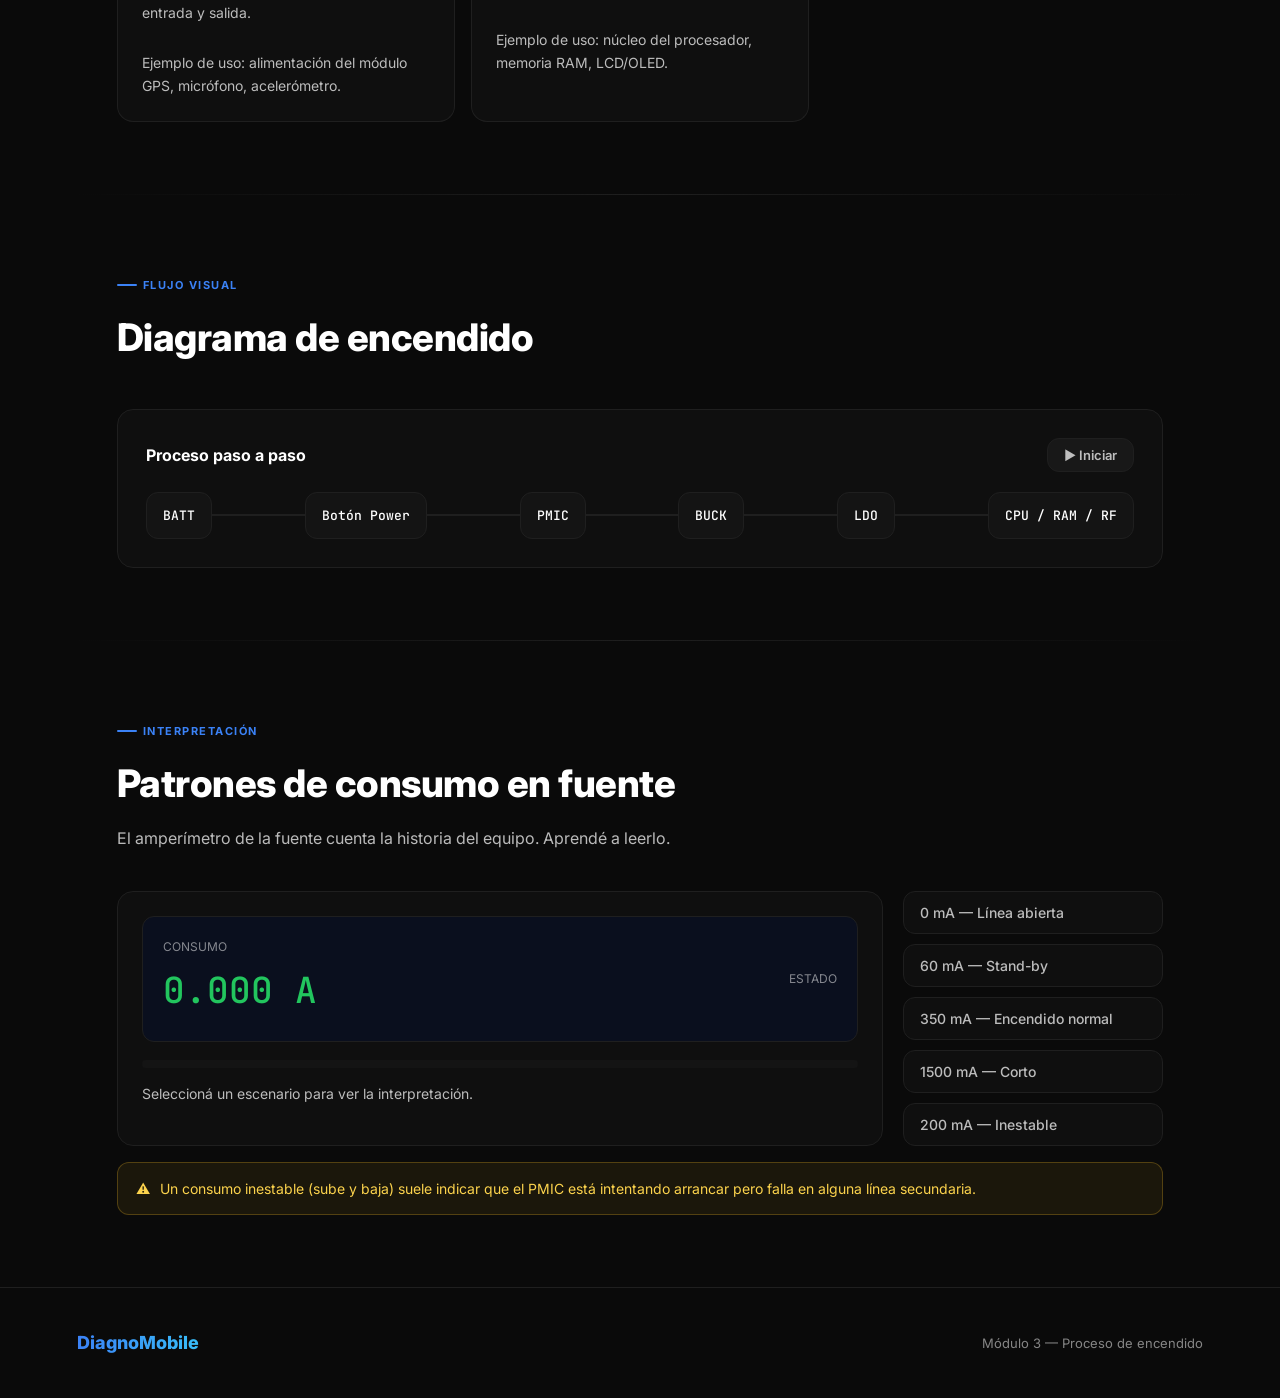
<file: modulo-3.html>
<!doctype html>
<html lang="es">
<head>
  <meta charset="utf-8" />
  <meta name="viewport" content="width=device-width, initial-scale=1" />
  <title>DiagnoMobile — Módulo 3</title>
  <link rel="stylesheet" href="styles.css" />
</head>
<body>

  <header class="topbar">
    <div class="brand">DiagnoMobile</div>
    <nav class="nav-links">
      <a class="nav-pill" href="index.html">← Inicio</a>
      <a class="nav-pill" href="modulo-2.html">Mód 2</a>
      <span class="nav-pill active">Módulo 3</span>
      <a class="nav-pill" href="modulo-4.html">Mód 4</a>
    </nav>
  </header>

  <section class="hero" style="padding-bottom:60px">
    <div class="hero-inner" style="grid-template-columns:1fr">
      <div class="hero-text">
        <div class="hero-badge"><span class="hero-badge-dot"></span>Módulo 3 de 6</div>
        <h1 class="hero-title">Proceso de <span>encendido</span></h1>
        <p class="hero-desc">Secuencia de encendido, PMIC, líneas BUCK/LDO y lectura de consumos.</p>
      </div>
    </div>
  </section>

  <div class="section-divider"></div>

  <main>

    <!-- Secuencia -->
    <section class="section">
      <div class="section-header">
        <div class="section-tag">Proceso</div>
        <h2 class="section-title">Secuencia de encendido</h2>
        <p class="section-desc">El PMIC controla todo. Si una línea falla, el equipo queda en consumo bajo o reinicia.</p>
      </div>

      <div class="steps-list">
        <div class="step-item">
          <div class="step-num">1</div>
          <div class="step-content">
            <strong>Botón Power → señal PWRKEY</strong>
            <p>La línea del botón ingresa al PMIC como PWRKEY. Si no cambia de estado, el PMIC no inicia.</p>
          </div>
        </div>
        <div class="step-item">
          <div class="step-num">2</div>
          <div class="step-content">
            <strong>PMIC se activa</strong>
            <p>Verifica condiciones de energía y habilita las primeras líneas internas de standby.</p>
          </div>
        </div>
        <div class="step-item">
          <div class="step-num">3</div>
          <div class="step-content">
            <strong>Nacen líneas BUCK y LDO en orden específico</strong>
            <p>La secuencia tiene un orden determinado por el firmware del PMIC. Un fallo en cualquier línea puede bloquear el resto.</p>
          </div>
        </div>
        <div class="step-item">
          <div class="step-num">4</div>
          <div class="step-content">
            <strong>CPU, RAM y periféricos reciben energía</strong>
            <p>El sistema arranca, carga el bootloader y el SO.</p>
          </div>
        </div>
      </div>
    </section>

    <div class="section-divider"></div>

    <!-- LDO vs BUCK -->
    <section class="section">
      <div class="section-header">
        <div class="section-tag">Reguladores</div>
        <h2 class="section-title">LDO vs BUCK</h2>
        <p class="section-desc">Cada tipo tiene su uso ideal. Conocerlos permite interpretar el diagrama de bloques.</p>
      </div>

      <div class="card-grid">
        <div class="card card-accent-cyan">
          <h4>LDO — Low Dropout</h4>
          <p>Voltaje estable y muy bajo ruido. Ideal para sensores analógicos, RF y circuitos de audio. No tolera mucha diferencia entre entrada y salida.</p>
          <br>
          <p>Ejemplo de uso: alimentación del módulo GPS, micrófono, acelerómetro.</p>
        </div>
        <div class="card card-accent-blue">
          <h4>BUCK — Regulador conmutado</h4>
          <p>Alta eficiencia energética, puede entregar corrientes altas. Ideal para CPU, GPU, RAM y pantalla.</p>
          <br>
          <p>Ejemplo de uso: núcleo del procesador, memoria RAM, LCD/OLED.</p>
        </div>
      </div>
    </section>

    <div class="section-divider"></div>

    <!-- Diagrama encendido -->
    <section class="section">
      <div class="section-header">
        <div class="section-tag">Flujo visual</div>
        <h2 class="section-title">Diagrama de encendido</h2>
      </div>

      <div class="diagram-block">
        <h3>
          Proceso paso a paso
          <button class="btn btn-ghost btn-sm" data-diagram="encendido">▶ Iniciar</button>
        </h3>
        <div class="diagram" id="diagram-encendido">
          <div class="node" data-step="0">BATT</div>
          <div class="connector"></div>
          <div class="node" data-step="1">Botón Power</div>
          <div class="connector"></div>
          <div class="node" data-step="2">PMIC</div>
          <div class="connector"></div>
          <div class="node" data-step="3">BUCK</div>
          <div class="connector"></div>
          <div class="node" data-step="4">LDO</div>
          <div class="connector"></div>
          <div class="node" data-step="5">CPU / RAM / RF</div>
        </div>
      </div>
    </section>

    <div class="section-divider"></div>

    <!-- Consumos -->
    <section class="section">
      <div class="section-header">
        <div class="section-tag">Interpretación</div>
        <h2 class="section-title">Patrones de consumo en fuente</h2>
        <p class="section-desc">El amperímetro de la fuente cuenta la historia del equipo. Aprendé a leerlo.</p>
      </div>

      <div class="practice-layout">
        <div class="practice-monitor">
          <div class="monitor-display">
            <div>
              <div style="font-size:12px;color:var(--text-faint);margin-bottom:4px">CONSUMO</div>
              <div class="monitor-value" id="monitor-val">0.000 A</div>
            </div>
            <div style="text-align:right">
              <div style="font-size:12px;color:var(--text-faint)">ESTADO</div>
            </div>
          </div>
          <div class="monitor-bar-wrap">
            <div class="monitor-bar-fill" id="monitor-fill"></div>
          </div>
          <div class="monitor-status" id="monitor-status">Seleccioná un escenario para ver la interpretación.</div>
        </div>

        <div class="scenario-btns" id="scenario-btns">
          <button class="scenario-btn" data-current="0.000" data-level="0"  data-status="Sin consumo: línea abierta o sin encendido.">0 mA — Línea abierta</button>
          <button class="scenario-btn" data-current="0.060" data-level="12" data-status="Stand-by normal: consumo bajo y estable entre 10–80 mA.">60 mA — Stand-by</button>
          <button class="scenario-btn" data-current="0.350" data-level="40" data-status="Encendido en proceso: consumo progresivo. Secuencia normal.">350 mA — Encendido normal</button>
          <button class="scenario-btn" data-current="1.500" data-level="88" data-status="¡CORTO! Pico máximo inmediato. Desconectar y buscar el componente en corto.">1500 mA — Corto</button>
          <button class="scenario-btn" data-current="0.200" data-level="28" data-status="Consumo inestable: posible falla de línea secundaria o reinicio.">200 mA — Inestable</button>
        </div>
      </div>

      <div class="note-box">Un consumo inestable (sube y baja) suele indicar que el PMIC está intentando arrancar pero falla en alguna línea secundaria.</div>
    </section>

  </main>

  <footer class="footer">
    <div class="footer-brand">DiagnoMobile</div>
    <div class="footer-copy">Módulo 3 — Proceso de encendido</div>
  </footer>

  <script src="script.js"></script>
  <script>
    // Override practice with new IDs
    document.querySelectorAll('.scenario-btn').forEach(btn => {
      btn.addEventListener('click', () => {
        document.querySelectorAll('.scenario-btn').forEach(b => b.classList.remove('active'));
        btn.classList.add('active');
        const val = document.getElementById('monitor-val');
        const fill = document.getElementById('monitor-fill');
        const status = document.getElementById('monitor-status');
        if (val) val.textContent = `${parseFloat(btn.dataset.current).toFixed(3)} A`;
        if (fill) fill.style.width = `${btn.dataset.level}%`;
        if (status) status.textContent = btn.dataset.status;
        const lvl = parseInt(btn.dataset.level, 10);
        if (val) val.style.color = lvl >= 80 ? 'var(--red)' : lvl >= 35 ? 'var(--amber)' : 'var(--green)';
      });
    });
  </script>
</body>
</html>
</file>
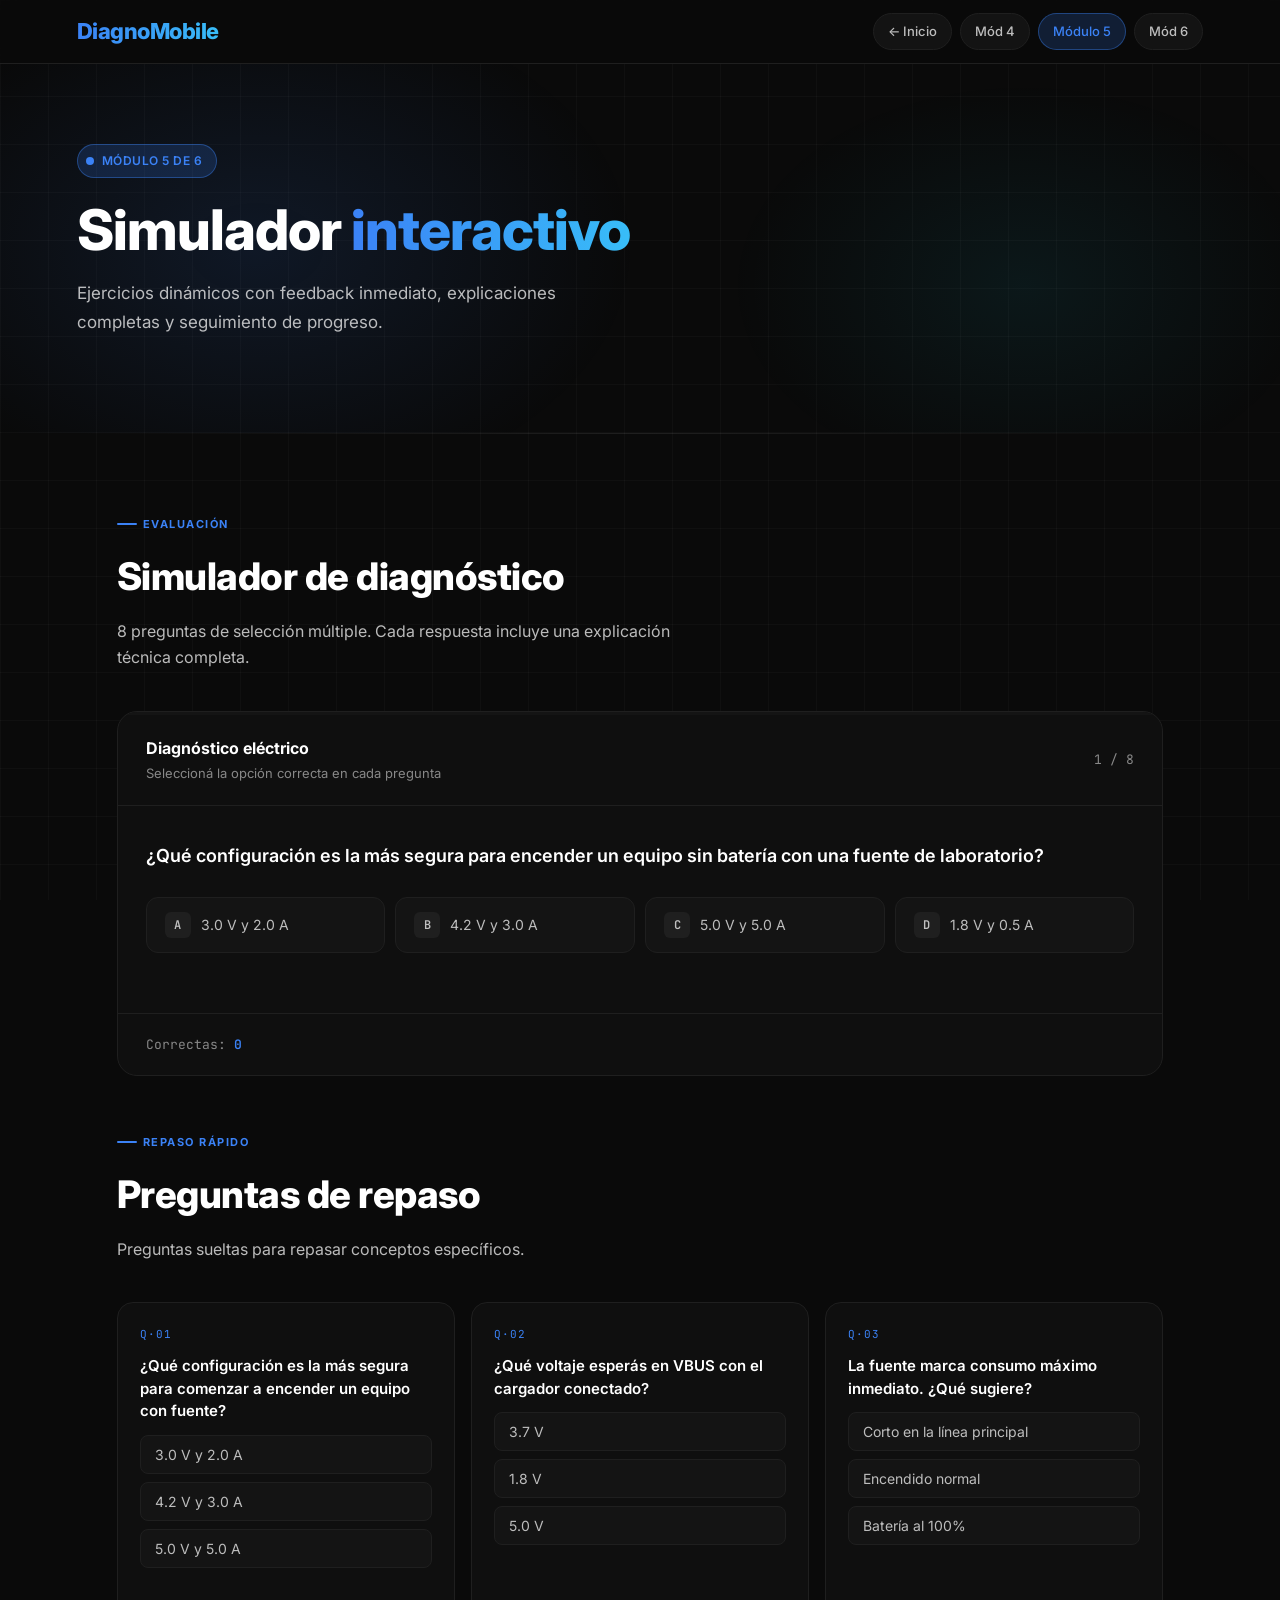
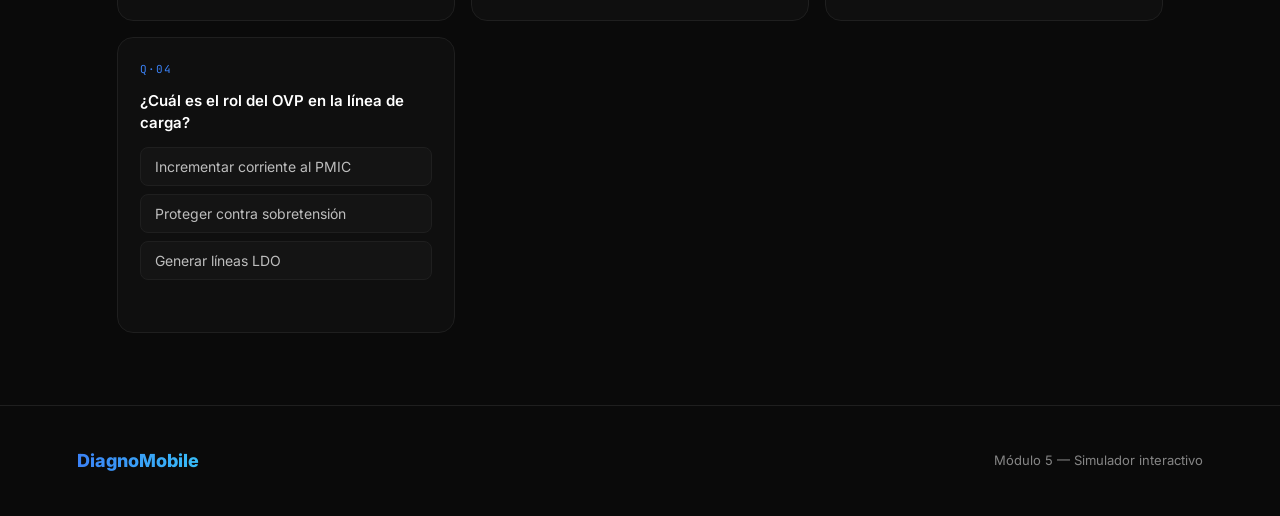
<file: modulo-5.html>
<!doctype html>
<html lang="es">
<head>
  <meta charset="utf-8" />
  <meta name="viewport" content="width=device-width, initial-scale=1" />
  <title>DiagnoMobile — Módulo 5</title>
  <link rel="stylesheet" href="styles.css" />
</head>
<body>

  <header class="topbar">
    <div class="brand">DiagnoMobile</div>
    <nav class="nav-links">
      <a class="nav-pill" href="index.html">← Inicio</a>
      <a class="nav-pill" href="modulo-4.html">Mód 4</a>
      <span class="nav-pill active">Módulo 5</span>
      <a class="nav-pill" href="modulo-6.html">Mód 6</a>
    </nav>
  </header>

  <section class="hero" style="padding-bottom:60px">
    <div class="hero-inner" style="grid-template-columns:1fr">
      <div class="hero-text">
        <div class="hero-badge"><span class="hero-badge-dot"></span>Módulo 5 de 6</div>
        <h1 class="hero-title">Simulador <span>interactivo</span></h1>
        <p class="hero-desc">Ejercicios dinámicos con feedback inmediato, explicaciones completas y seguimiento de progreso.</p>
      </div>
    </div>
  </section>

  <div class="section-divider"></div>

  <main>
    <section class="section">
      <div class="section-header">
        <div class="section-tag">Evaluación</div>
        <h2 class="section-title">Simulador de diagnóstico</h2>
        <p class="section-desc">8 preguntas de selección múltiple. Cada respuesta incluye una explicación técnica completa.</p>
      </div>

      <!-- MAIN SIMULATOR -->
      <div class="simulator-wrap" id="interactive-simulator">

        <div class="sim-progress-bar">
          <div class="sim-progress-fill" style="width:0%"></div>
        </div>

        <div class="sim-header">
          <div class="sim-header-left">
            <h3>Diagnóstico eléctrico</h3>
            <p>Seleccioná la opción correcta en cada pregunta</p>
          </div>
          <div class="sim-counter">1 / 8</div>
        </div>

        <!-- QUESTION BODY -->
        <div class="sim-body">
          <div class="sim-consigna"></div>
          <div class="sim-options-grid"></div>
          <div class="sim-feedback-box"></div>
          <button class="btn btn-primary" id="sim-next" style="display:none">
            Siguiente pregunta →
          </button>
        </div>

        <!-- COMPLETION SCREEN -->
        <div class="sim-complete">
          <div class="sim-complete-icon">🎉</div>
          <h3>¡Completado!</h3>
          <p>Terminaste el simulador de diagnóstico</p>
          <div class="sim-complete-score"></div>
          <p style="color:var(--text-faint);font-size:14px">respuestas correctas</p>
          <button class="btn btn-ghost" id="sim-restart" style="margin-top:10px">Reiniciar simulador</button>
        </div>

        <div class="sim-footer">
          <div class="sim-score">Correctas: <span>0</span></div>
        </div>

      </div>

      <!-- QUICK QUIZ (cards adicionales) -->
      <div style="margin-top:48px">
        <div class="section-header">
          <div class="section-tag">Repaso rápido</div>
          <h2 class="section-title">Preguntas de repaso</h2>
          <p class="section-desc">Preguntas sueltas para repasar conceptos específicos.</p>
        </div>

        <div class="quiz-grid">
          <div class="quiz-card" data-answer="b">
            <div class="quiz-number">Q·01</div>
            <div class="quiz-question">¿Qué configuración es la más segura para comenzar a encender un equipo con fuente?</div>
            <div class="quiz-options">
              <button class="quiz-option" data-option="a">3.0 V y 2.0 A</button>
              <button class="quiz-option" data-option="b">4.2 V y 3.0 A</button>
              <button class="quiz-option" data-option="c">5.0 V y 5.0 A</button>
            </div>
            <div class="quiz-feedback"></div>
          </div>

          <div class="quiz-card" data-answer="c">
            <div class="quiz-number">Q·02</div>
            <div class="quiz-question">¿Qué voltaje esperás en VBUS con el cargador conectado?</div>
            <div class="quiz-options">
              <button class="quiz-option" data-option="a">3.7 V</button>
              <button class="quiz-option" data-option="b">1.8 V</button>
              <button class="quiz-option" data-option="c">5.0 V</button>
            </div>
            <div class="quiz-feedback"></div>
          </div>

          <div class="quiz-card" data-answer="a">
            <div class="quiz-number">Q·03</div>
            <div class="quiz-question">La fuente marca consumo máximo inmediato. ¿Qué sugiere?</div>
            <div class="quiz-options">
              <button class="quiz-option" data-option="a">Corto en la línea principal</button>
              <button class="quiz-option" data-option="b">Encendido normal</button>
              <button class="quiz-option" data-option="c">Batería al 100%</button>
            </div>
            <div class="quiz-feedback"></div>
          </div>

          <div class="quiz-card" data-answer="b">
            <div class="quiz-number">Q·04</div>
            <div class="quiz-question">¿Cuál es el rol del OVP en la línea de carga?</div>
            <div class="quiz-options">
              <button class="quiz-option" data-option="a">Incrementar corriente al PMIC</button>
              <button class="quiz-option" data-option="b">Proteger contra sobretensión</button>
              <button class="quiz-option" data-option="c">Generar líneas LDO</button>
            </div>
            <div class="quiz-feedback"></div>
          </div>
        </div>
      </div>
    </section>
  </main>

  <footer class="footer">
    <div class="footer-brand">DiagnoMobile</div>
    <div class="footer-copy">Módulo 5 — Simulador interactivo</div>
  </footer>

  <script src="script.js"></script>
</body>
</html>
</file>
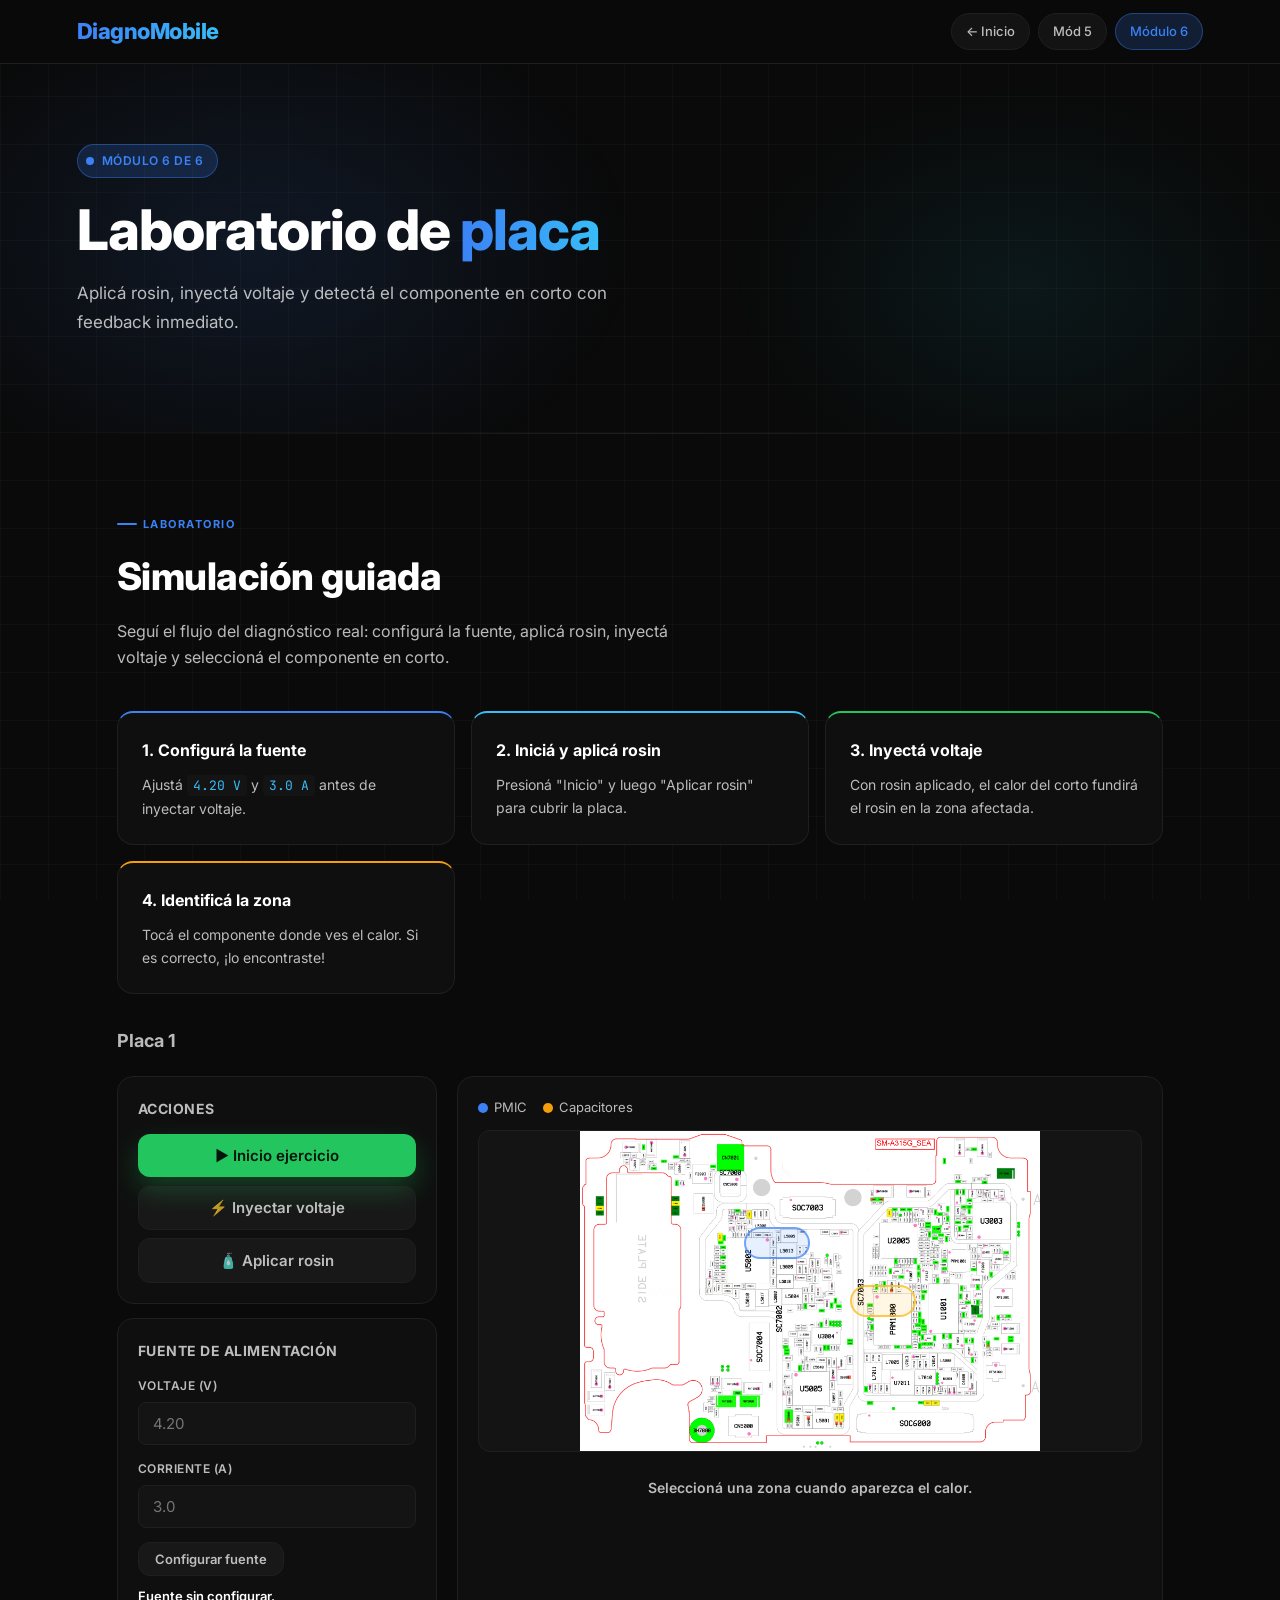
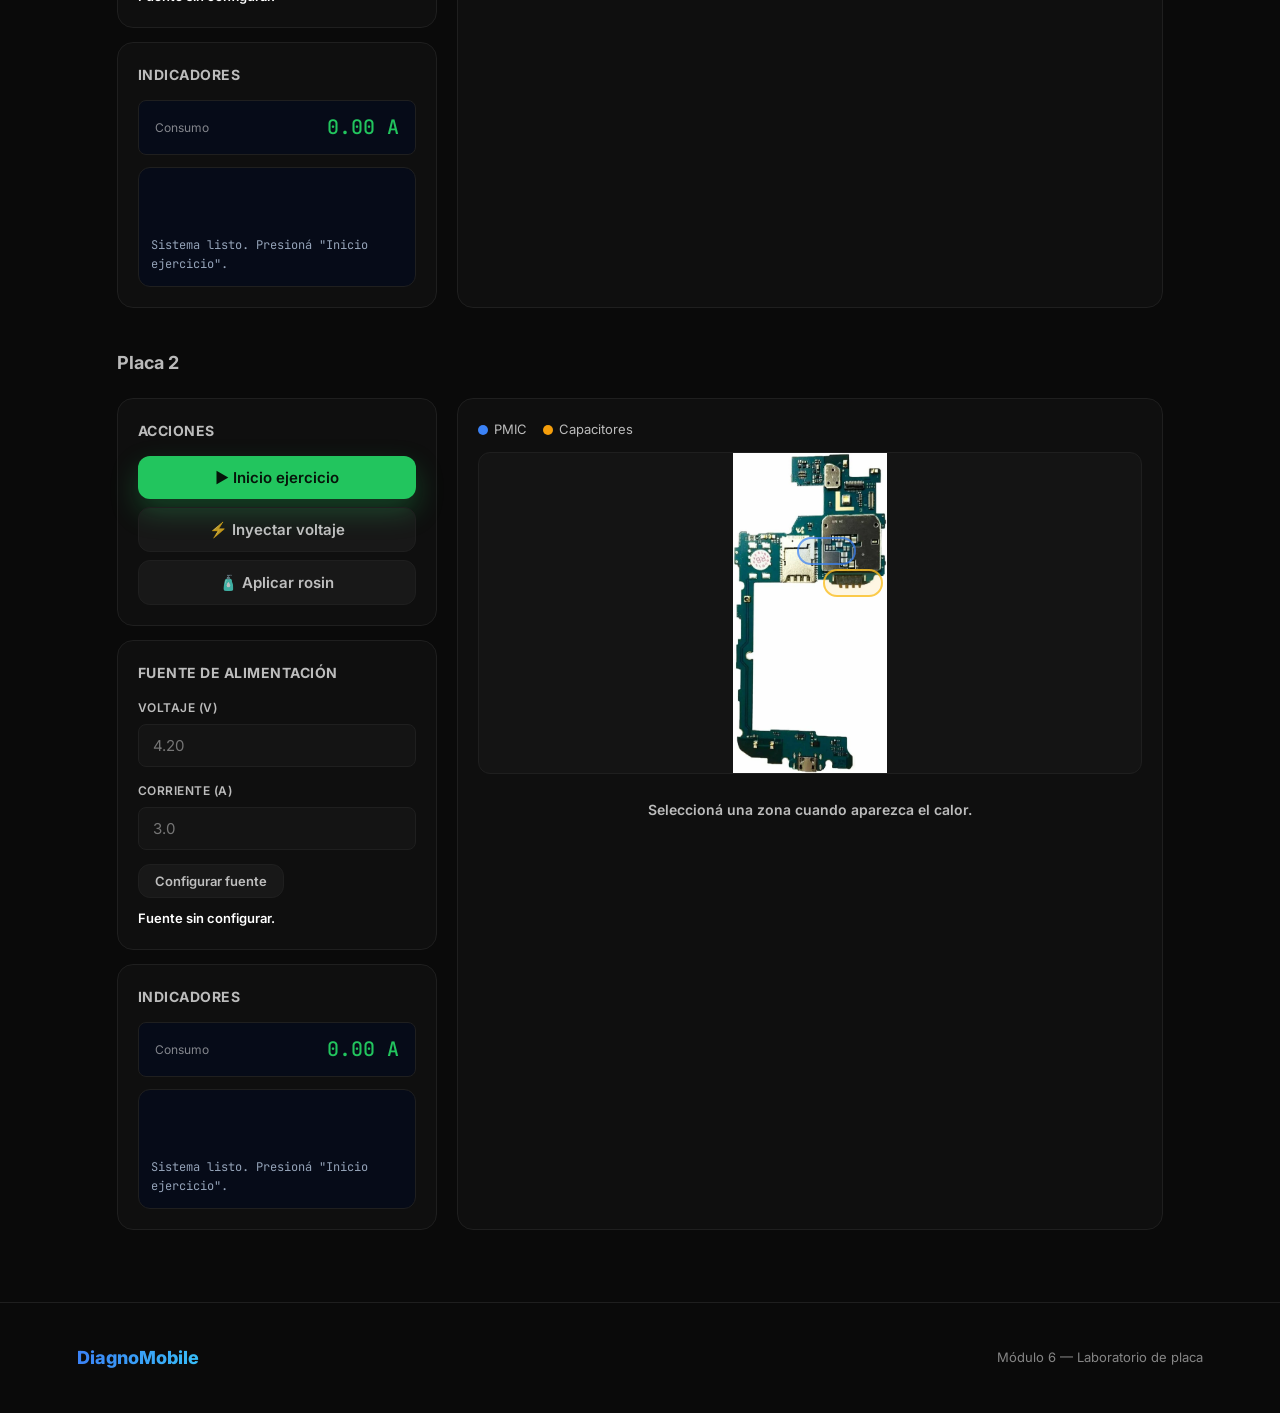
<file: modulo-6.html>
<!doctype html>
<html lang="es">
<head>
  <meta charset="utf-8" />
  <meta name="viewport" content="width=device-width, initial-scale=1" />
  <title>DiagnoMobile — Módulo 6</title>
  <link rel="stylesheet" href="styles.css" />
</head>
<body>

  <header class="topbar">
    <div class="brand">DiagnoMobile</div>
    <nav class="nav-links">
      <a class="nav-pill" href="index.html">← Inicio</a>
      <a class="nav-pill" href="modulo-5.html">Mód 5</a>
      <span class="nav-pill active">Módulo 6</span>
    </nav>
  </header>

  <section class="hero" style="padding-bottom:60px">
    <div class="hero-inner" style="grid-template-columns:1fr">
      <div class="hero-text">
        <div class="hero-badge"><span class="hero-badge-dot"></span>Módulo 6 de 6</div>
        <h1 class="hero-title">Laboratorio de <span>placa</span></h1>
        <p class="hero-desc">Aplicá rosin, inyectá voltaje y detectá el componente en corto con feedback inmediato.</p>
      </div>
    </div>
  </section>

  <div class="section-divider"></div>

  <main>
    <section class="section">
      <div class="section-header">
        <div class="section-tag">Laboratorio</div>
        <h2 class="section-title">Simulación guiada</h2>
        <p class="section-desc">Seguí el flujo del diagnóstico real: configurá la fuente, aplicá rosin, inyectá voltaje y seleccioná el componente en corto.</p>
      </div>

      <!-- HOW TO -->
      <div class="card-grid" style="margin-bottom:32px">
        <div class="card card-accent-blue">
          <h4>1. Configurá la fuente</h4>
          <p>Ajustá <code>4.20 V</code> y <code>3.0 A</code> antes de inyectar voltaje.</p>
        </div>
        <div class="card card-accent-cyan">
          <h4>2. Iniciá y aplicá rosin</h4>
          <p>Presioná "Inicio" y luego "Aplicar rosin" para cubrir la placa.</p>
        </div>
        <div class="card card-accent-green">
          <h4>3. Inyectá voltaje</h4>
          <p>Con rosin aplicado, el calor del corto fundirá el rosin en la zona afectada.</p>
        </div>
        <div class="card" style="border-top:2px solid var(--amber)">
          <h4>4. Identificá la zona</h4>
          <p>Tocá el componente donde ves el calor. Si es correcto, ¡lo encontraste!</p>
        </div>
      </div>

      <!-- SIMULATOR 1 -->
      <h3 style="font-family:var(--font-display);font-size:18px;font-weight:700;margin-bottom:16px;color:var(--text-dim)">
        Placa 1
      </h3>
      <div class="board-sim-layout simulator" data-correct="cap">

        <div class="board-controls">
          <div class="control-card">
            <h4>Acciones</h4>
            <div class="action-btns">
              <button class="btn btn-primary sim-start">▶ Inicio ejercicio</button>
              <button class="btn btn-ghost sim-inject">⚡ Inyectar voltaje</button>
              <button class="btn btn-ghost sim-rosin">🧴 Aplicar rosin</button>
            </div>
          </div>

          <div class="control-card">
            <h4>Fuente de alimentación</h4>
            <div class="form-group">
              <label class="form-label">Voltaje (V)</label>
              <input class="form-input sim-v" type="number" step="0.01" min="0" max="5" placeholder="4.20" />
            </div>
            <div class="form-group">
              <label class="form-label">Corriente (A)</label>
              <input class="form-input sim-a" type="number" step="0.1" min="0" max="5" placeholder="3.0" />
            </div>
            <button class="btn btn-ghost btn-sm sim-psu-check">Configurar fuente</button>
            <div class="feedback-msg sim-psu-feedback" style="margin-top:10px">Fuente sin configurar.</div>
          </div>

          <div class="control-card">
            <h4>Indicadores</h4>
            <div class="meter-display">
              <span class="label">Consumo</span>
              <span class="value sim-current">0.00 A</span>
            </div>
            <div class="console-box sim-console">
              <div class="console-line">Sistema listo. Presioná "Inicio ejercicio".</div>
            </div>
          </div>
        </div>

        <div class="sim-board board-view-card">
          <div class="board-legend">
            <div class="legend-dot"><span style="background:var(--blue)"></span>PMIC</div>
            <div class="legend-dot"><span style="background:var(--amber)"></span>Capacitores</div>
          </div>
          <div class="board-wrap">
            <img src="board (5).jpg" alt="Placa para simulación" />
            <button class="zone pmic" data-zone="pmic" style="left:40%;top:30%;width:10%;height:10%;" aria-label="PMIC"></button>
            <button class="zone cap"  data-zone="cap"  style="left:56%;top:48%;width:10%;height:10%;" aria-label="Capacitores"></button>
            <div class="heat"></div>
            <div class="rosin"></div>
          </div>
          <div class="sim-hint-box">Seleccioná una zona cuando aparezca el calor.</div>
        </div>

      </div>

      <!-- SIMULATOR 2 -->
      <h3 style="font-family:var(--font-display);font-size:18px;font-weight:700;margin:40px 0 16px;color:var(--text-dim)">
        Placa 2
      </h3>
      <div class="board-sim-layout simulator" data-correct="cap">

        <div class="board-controls">
          <div class="control-card">
            <h4>Acciones</h4>
            <div class="action-btns">
              <button class="btn btn-primary sim-start">▶ Inicio ejercicio</button>
              <button class="btn btn-ghost sim-inject">⚡ Inyectar voltaje</button>
              <button class="btn btn-ghost sim-rosin">🧴 Aplicar rosin</button>
            </div>
          </div>

          <div class="control-card">
            <h4>Fuente de alimentación</h4>
            <div class="form-group">
              <label class="form-label">Voltaje (V)</label>
              <input class="form-input sim-v" type="number" step="0.01" min="0" max="5" placeholder="4.20" />
            </div>
            <div class="form-group">
              <label class="form-label">Corriente (A)</label>
              <input class="form-input sim-a" type="number" step="0.1" min="0" max="5" placeholder="3.0" />
            </div>
            <button class="btn btn-ghost btn-sm sim-psu-check">Configurar fuente</button>
            <div class="feedback-msg sim-psu-feedback" style="margin-top:10px">Fuente sin configurar.</div>
          </div>

          <div class="control-card">
            <h4>Indicadores</h4>
            <div class="meter-display">
              <span class="label">Consumo</span>
              <span class="value sim-current">0.00 A</span>
            </div>
            <div class="console-box sim-console">
              <div class="console-line">Sistema listo. Presioná "Inicio ejercicio".</div>
            </div>
          </div>
        </div>

        <div class="sim-board board-view-card">
          <div class="board-legend">
            <div class="legend-dot"><span style="background:var(--blue)"></span>PMIC</div>
            <div class="legend-dot"><span style="background:var(--amber)"></span>Capacitores</div>
          </div>
          <div class="board-wrap">
            <img src="placa.png" alt="Placa 2" />
            <button class="zone pmic" data-zone="pmic" style="left:48%;top:26%;width:9%;height:9%;" aria-label="PMIC"></button>
            <button class="zone cap"  data-zone="cap"  style="left:52%;top:36%;width:9%;height:9%;" aria-label="Capacitores"></button>
            <div class="heat"></div>
            <div class="rosin"></div>
          </div>
          <div class="sim-hint-box">Seleccioná una zona cuando aparezca el calor.</div>
        </div>

      </div>

    </section>
  </main>

  <footer class="footer">
    <div class="footer-brand">DiagnoMobile</div>
    <div class="footer-copy">Módulo 6 — Laboratorio de placa</div>
  </footer>

  <script src="script.js"></script>
</body>
</html>
</file>
<file: styles.css>
/* ═══════════════════════════════════════════════
   DiagnoMobile — Design System
   Theme: Dark Lab / Technical Precision
   Fonts: Syne (display) + DM Sans (body)
═══════════════════════════════════════════════ */

@import url('https://fonts.googleapis.com/css2?family=Inter:wght@300;400;500;600;700;800&family=JetBrains+Mono:wght@400;500&display=swap');

/* ── Tokens ── */
:root {
  --bg:          #0a0a0a;
  --bg-card:     #0f0f0f;
  --bg-elevated: #141414;
  --bg-glass:    rgba(255,255,255,0.04);
  --border:      #1f1f1f;
  --border-hi:   rgba(59,130,246,0.4);

  --blue:        #3b82f6;
  --blue-dim:    #2563eb;
  --blue-glow:   rgba(59,130,246,0.18);
  --cyan:        #38bdf8;
  --green:       #22c55e;
  --red:         #f87171;
  --amber:       #f59e0b;

  --text:        #ffffff;
  --text-dim:    rgba(255,255,255,0.72);
  --text-faint:  rgba(255,255,255,0.5);

  --font-display: 'Inter', sans-serif;
  --font-body:    'Inter', sans-serif;
  --font-mono:    'JetBrains Mono', monospace;

  --radius-sm:   8px;
  --radius-md:   12px;
  --radius-lg:   16px;
  --radius-xl:   20px;

  --shadow-card: 0 8px 28px rgba(0,0,0,0.5);
  --shadow-blue: 0 0 28px rgba(59,130,246,0.2);
  --transition:  0.3s ease;
}

/* ── Reset ── */
*, *::before, *::after { box-sizing: border-box; margin: 0; padding: 0; }

html { scroll-behavior: smooth; }

body {
  font-family: var(--font-body);
  background: var(--bg);
  color: var(--text);
  line-height: 1.65;
  overflow-x: hidden;
  position: relative;
}

a { color: inherit; text-decoration: none; }
img { display: block; max-width: 100%; }
button { font-family: var(--font-body); cursor: pointer; }
input, textarea { font-family: var(--font-body); }

/* ── Noise texture overlay ── */
body::before {
  content: '';
  position: fixed;
  inset: 0;
  background-image:
    linear-gradient(to right, rgba(255,255,255,0.04) 1px, transparent 1px),
    linear-gradient(to bottom, rgba(255,255,255,0.04) 1px, transparent 1px);
  background-size: 48px 48px;
  pointer-events: none;
  z-index: 0;
  opacity: 0.7;
}

body::after {
  content: '';
  position: fixed;
  inset: 0;
  background-image: url(\"data:image/svg+xml,%3Csvg viewBox='0 0 512 512' xmlns='http://www.w3.org/2000/svg'%3E%3Cfilter id='n'%3E%3CfeTurbulence type='fractalNoise' baseFrequency='0.75' numOctaves='4' stitchTiles='stitch'/%3E%3C/filter%3E%3Crect width='100%25' height='100%25' filter='url(%23n)' opacity='0.03'/%3E%3C/svg%3E\");
  pointer-events: none;
  z-index: 1;
  opacity: 0.35;
}

/* ══════════════════════════════════════════
   HEADER / NAV
══════════════════════════════════════════ */
.topbar {
  position: sticky;
  top: 0;
  z-index: 100;
  display: flex;
  align-items: center;
  justify-content: space-between;
  padding: 0 6vw;
  height: 64px;
  background: rgba(10,10,10,0.85);
  backdrop-filter: blur(16px);
  border-bottom: 1px solid var(--border);
}

.hero,
.section,
.footer {
  position: relative;
  z-index: 2;
}

.brand {
  font-family: var(--font-display);
  font-size: 22px;
  font-weight: 800;
  letter-spacing: -0.5px;
  background: linear-gradient(90deg, var(--blue), var(--cyan));
  -webkit-background-clip: text;
  background-clip: text;
  -webkit-text-fill-color: transparent;
}

.nav-links {
  display: flex;
  gap: 8px;
  align-items: center;
}

.nav-pill {
  padding: 7px 14px;
  border-radius: 999px;
  font-size: 13px;
  font-weight: 500;
  color: var(--text-dim);
  border: 1px solid var(--border);
  background: var(--bg-glass);
  transition: var(--transition);
}

.nav-pill:hover,
.nav-pill.active {
  color: var(--blue);
  border-color: var(--border-hi);
  background: var(--blue-glow);
}

/* ══════════════════════════════════════════
   HERO
══════════════════════════════════════════ */
.hero {
  position: relative;
  padding: 80px 6vw 90px;
  overflow: hidden;
}

/* Ambient background */
.hero::before {
  content: '';
  position: absolute;
  top: -20%;
  left: -10%;
  width: 60%;
  height: 140%;
  background: radial-gradient(ellipse at center, rgba(59,130,246,0.12) 0%, transparent 70%);
  pointer-events: none;
}
.hero::after {
  content: '';
  position: absolute;
  bottom: -20%;
  right: -5%;
  width: 50%;
  height: 120%;
  background: radial-gradient(ellipse at center, rgba(34,211,238,0.07) 0%, transparent 65%);
  pointer-events: none;
}

.hero-inner {
  position: relative;
  z-index: 1;
  display: grid;
  grid-template-columns: 1fr 380px;
  gap: 60px;
  align-items: start;
  max-width: 1200px;
  margin: 0 auto;
}

.hero-badge {
  display: inline-flex;
  align-items: center;
  gap: 8px;
  padding: 6px 14px 6px 8px;
  border-radius: 999px;
  border: 1px solid var(--border-hi);
  background: var(--blue-glow);
  font-size: 12px;
  font-weight: 600;
  color: var(--blue);
  letter-spacing: 0.5px;
  text-transform: uppercase;
  margin-bottom: 22px;
}

.hero-badge-dot {
  width: 8px; height: 8px;
  border-radius: 50%;
  background: var(--blue);
  animation: pulse-dot 2s ease-in-out infinite;
}

@keyframes pulse-dot {
  0%,100% { box-shadow: 0 0 0 0 rgba(59,130,246,0.7); }
  50% { box-shadow: 0 0 0 5px rgba(59,130,246,0); }
}

.hero-title {
  font-family: var(--font-display);
  font-size: clamp(34px, 5vw, 56px);
  font-weight: 800;
  line-height: 1.1;
  letter-spacing: -1px;
  color: var(--text);
  margin-bottom: 18px;
}

.hero-title span {
  background: linear-gradient(90deg, var(--blue), var(--cyan));
  -webkit-background-clip: text;
  background-clip: text;
  -webkit-text-fill-color: transparent;
}

.hero-desc {
  font-size: 17px;
  color: var(--text-dim);
  max-width: 560px;
  margin-bottom: 36px;
  line-height: 1.7;
}

.hero-cta {
  display: flex;
  gap: 12px;
  flex-wrap: wrap;
}

.hero-stats {
  display: flex;
  gap: 32px;
  margin-top: 48px;
  padding-top: 32px;
  border-top: 1px solid var(--border);
}

.hero-stat-value {
  font-family: var(--font-display);
  font-size: 28px;
  font-weight: 800;
  color: var(--text);
}

.hero-stat-label {
  font-size: 13px;
  color: var(--text-faint);
  margin-top: 2px;
}

.hero-panel {
  display: flex;
  flex-direction: column;
  gap: 14px;
}

.info-card {
  background: var(--bg-card);
  border: 1px solid var(--border);
  border-radius: var(--radius-lg);
  padding: 22px;
  transition: var(--transition);
}

.info-card:hover { border-color: var(--border-hi); }

.info-card-header {
  display: flex;
  align-items: center;
  gap: 10px;
  margin-bottom: 14px;
}

.info-card-icon {
  width: 36px; height: 36px;
  border-radius: var(--radius-sm);
  background: var(--blue-glow);
  border: 1px solid var(--border-hi);
  display: grid;
  place-items: center;
  color: var(--blue);
  flex-shrink: 0;
}

.info-card-title {
  font-family: var(--font-display);
  font-weight: 700;
  font-size: 15px;
}

.info-card ul {
  list-style: none;
  display: flex;
  flex-direction: column;
  gap: 9px;
}

.info-card li {
  font-size: 14px;
  color: var(--text-dim);
  display: flex;
  align-items: flex-start;
  gap: 8px;
}

.info-card li::before {
  content: '→';
  color: var(--blue);
  flex-shrink: 0;
  font-size: 12px;
  margin-top: 2px;
}

/* ══════════════════════════════════════════
   BUTTONS
══════════════════════════════════════════ */
.btn {
  display: inline-flex;
  align-items: center;
  justify-content: center;
  gap: 8px;
  padding: 12px 24px;
  border-radius: var(--radius-md);
  font-weight: 600;
  font-size: 15px;
  border: none;
  transition: transform 0.3s ease, box-shadow 0.3s ease, background 0.3s ease, color 0.3s ease, border-color 0.3s ease;
  white-space: nowrap;
}

.btn-primary {
  background: var(--green);
  color: #06140a;
  box-shadow: 0 12px 28px rgba(34,197,94,0.28);
}

.btn-primary:hover {
  background: #16a34a;
  transform: scale(1.05);
  box-shadow: 0 16px 30px rgba(34,197,94,0.35);
}

.btn-ghost {
  background: var(--bg-glass);
  color: var(--text-dim);
  border: 1px solid var(--border);
}

.btn-ghost:hover {
  border-color: var(--border-hi);
  color: var(--text);
  background: var(--blue-glow);
}

.hero-cta .btn-ghost {
  border-color: rgba(245,158,11,0.5);
  color: var(--amber);
  background: rgba(245,158,11,0.12);
  box-shadow: 0 12px 28px rgba(245,158,11,0.16);
}

.hero-cta .btn-ghost:hover {
  background: var(--amber);
  color: #2a1700;
  transform: scale(1.05);
  box-shadow: 0 16px 30px rgba(245,158,11,0.28);
}

.btn-sm {
  padding: 8px 16px;
  font-size: 13px;
}

.btn-danger {
  background: rgba(248,113,113,0.12);
  color: var(--red);
  border: 1px solid rgba(248,113,113,0.3);
}

.btn-success {
  background: rgba(52,211,153,0.12);
  color: var(--green);
  border: 1px solid rgba(52,211,153,0.3);
}

/* ══════════════════════════════════════════
   LAYOUT / SECTIONS
══════════════════════════════════════════ */
.section {
  padding: 72px 6vw;
  max-width: 1200px;
  margin: 0 auto;
}

.section-header {
  margin-bottom: 40px;
}

.section-tag {
  display: inline-flex;
  align-items: center;
  gap: 6px;
  font-size: 11px;
  font-weight: 700;
  letter-spacing: 1.5px;
  text-transform: uppercase;
  color: var(--blue);
  margin-bottom: 12px;
}

.section-tag::before {
  content: '';
  display: block;
  width: 20px;
  height: 2px;
  background: var(--blue);
  border-radius: 999px;
}

.section-title {
  font-family: var(--font-display);
  font-size: clamp(26px, 3.5vw, 38px);
  font-weight: 800;
  letter-spacing: -0.5px;
  margin-bottom: 10px;
}

.section-desc {
  color: var(--text-dim);
  font-size: 16px;
  max-width: 600px;
}

/* divider between full-width sections */
.section-divider {
  height: 1px;
  background: linear-gradient(90deg, transparent, var(--border), transparent);
  margin: 0 6vw;
}

/* ══════════════════════════════════════════
   MODULE GRID
══════════════════════════════════════════ */
.module-grid {
  display: grid;
  grid-template-columns: repeat(auto-fill, minmax(280px, 1fr));
  gap: 18px;
}

.module-card {
  background: var(--bg-card);
  border: 1px solid var(--border);
  border-radius: var(--radius-lg);
  padding: 24px;
  display: flex;
  flex-direction: column;
  gap: 12px;
  transition: var(--transition);
  position: relative;
  overflow: hidden;
}

.module-card::before {
  content: '';
  position: absolute;
  top: 0; left: 0; right: 0;
  height: 2px;
  background: linear-gradient(90deg, var(--blue), var(--cyan));
  opacity: 0;
  transition: var(--transition);
}

.module-card:hover {
  border-color: var(--border-hi);
  transform: translateY(-3px);
  box-shadow: var(--shadow-blue);
}

.module-card:hover::before { opacity: 1; }

.module-num {
  font-family: var(--font-mono);
  font-size: 11px;
  color: var(--blue);
  font-weight: 500;
  letter-spacing: 1px;
}

.module-icon-wrap {
  width: 44px; height: 44px;
  border-radius: var(--radius-sm);
  background: var(--blue-glow);
  border: 1px solid var(--border-hi);
  display: grid;
  place-items: center;
  color: var(--blue);
}

.module-card h3 {
  font-family: var(--font-display);
  font-size: 17px;
  font-weight: 700;
}

.module-card p {
  font-size: 14px;
  color: var(--text-dim);
  line-height: 1.6;
  flex: 1;
}

/* ══════════════════════════════════════════
   CONTENT CARDS
══════════════════════════════════════════ */
.card {
  background: var(--bg-card);
  border: 1px solid var(--border);
  border-radius: var(--radius-lg);
  padding: 24px;
}

.card:hover { border-color: rgba(255,255,255,0.12); }

.card-grid {
  display: grid;
  grid-template-columns: repeat(auto-fill, minmax(260px, 1fr));
  gap: 16px;
  margin-top: 24px;
}

.card h3, .card h4 {
  font-family: var(--font-display);
  font-weight: 700;
  margin-bottom: 10px;
}

.card p, .card li {
  font-size: 14px;
  color: var(--text-dim);
  line-height: 1.65;
}

.card ul, .card ol {
  padding-left: 18px;
  display: flex;
  flex-direction: column;
  gap: 6px;
}

.card-accent-blue  { border-top: 2px solid var(--blue); }
.card-accent-cyan  { border-top: 2px solid var(--cyan); }
.card-accent-green { border-top: 2px solid var(--green); }

/* inline code */
code {
  font-family: var(--font-mono);
  font-size: 13px;
  background: var(--bg-elevated);
  padding: 2px 6px;
  border-radius: 4px;
  color: var(--cyan);
}

/* ── Definition articles ── */
.definition-grid {
  display: grid;
  grid-template-columns: repeat(auto-fill, minmax(280px, 1fr));
  gap: 16px;
  margin-top: 24px;
}

.definition-card {
  background: var(--bg-card);
  border: 1px solid var(--border);
  border-radius: var(--radius-lg);
  padding: 22px;
  transition: var(--transition);
}

.definition-card:hover { border-color: var(--border-hi); }

.def-label {
  font-family: var(--font-mono);
  font-size: 11px;
  font-weight: 500;
  color: var(--blue);
  letter-spacing: 1px;
  text-transform: uppercase;
  margin-bottom: 8px;
}

.def-title {
  font-family: var(--font-display);
  font-size: 17px;
  font-weight: 700;
  margin-bottom: 12px;
}

.def-body {
  font-size: 14px;
  color: var(--text-dim);
  line-height: 1.65;
}

.def-body strong { color: var(--text); }

/* ── Steps ── */
.steps-list {
  display: flex;
  flex-direction: column;
  gap: 14px;
  margin-top: 24px;
}

.step-item {
  display: flex;
  gap: 16px;
  align-items: flex-start;
  background: var(--bg-card);
  border: 1px solid var(--border);
  border-radius: var(--radius-md);
  padding: 18px 20px;
  transition: var(--transition);
}

.step-item:hover { border-color: var(--border-hi); }

.step-num {
  width: 32px; height: 32px;
  border-radius: 50%;
  background: var(--blue);
  display: flex;
  align-items: center;
  justify-content: center;
  font-family: var(--font-display);
  font-size: 14px;
  font-weight: 800;
  color: #fff;
  flex-shrink: 0;
}

.step-content p {
  font-size: 14px;
  color: var(--text-dim);
  margin-top: 4px;
}

.step-content strong { color: var(--text); font-size: 15px; }

/* ── Note/alert box ── */
.note-box {
  background: rgba(251,191,36,0.07);
  border: 1px solid rgba(251,191,36,0.25);
  border-radius: var(--radius-md);
  padding: 14px 18px;
  font-size: 14px;
  color: #fcd34d;
  margin-top: 16px;
  display: flex;
  gap: 10px;
  align-items: flex-start;
}

.note-box::before { content: '⚠'; flex-shrink: 0; }

/* ══════════════════════════════════════════
   DIAGRAM
══════════════════════════════════════════ */
.diagram-block {
  background: var(--bg-card);
  border: 1px solid var(--border);
  border-radius: var(--radius-lg);
  padding: 28px;
  margin-top: 24px;
}

.diagram-block h3 {
  font-family: var(--font-display);
  font-size: 16px;
  font-weight: 700;
  margin-bottom: 20px;
  display: flex;
  justify-content: space-between;
  align-items: center;
  flex-wrap: wrap;
  gap: 10px;
}

.diagram {
  display: flex;
  align-items: center;
  gap: 0;
  flex-wrap: wrap;
  margin-top: 10px;
}

.node {
  padding: 12px 16px;
  border-radius: var(--radius-md);
  background: var(--bg-elevated);
  border: 1px solid var(--border);
  font-family: var(--font-mono);
  font-size: 13px;
  font-weight: 500;
  text-align: center;
  transition: all 0.4s ease;
  white-space: nowrap;
}

.connector {
  flex: 1;
  min-width: 20px;
  height: 2px;
  background: var(--border);
  position: relative;
  overflow: hidden;
  transition: all 0.4s ease;
}

.node.active {
  background: var(--blue-glow);
  border-color: var(--blue);
  color: var(--blue);
  box-shadow: 0 0 16px rgba(59,130,246,0.2);
}

.connector.active {
  background: var(--blue);
}

.connector.active::after {
  content: '';
  position: absolute;
  top: 0; left: 0;
  width: 100%; height: 100%;
  background: linear-gradient(90deg, transparent, var(--cyan), transparent);
  animation: flow 0.8s linear;
}

@keyframes flow {
  from { transform: translateX(-100%); }
  to   { transform: translateX(100%); }
}

/* ══════════════════════════════════════════
   PRACTICE PANEL (consumos)
══════════════════════════════════════════ */
.practice-layout {
  display: grid;
  grid-template-columns: 1fr 260px;
  gap: 20px;
  margin-top: 24px;
}

.practice-monitor {
  background: var(--bg-card);
  border: 1px solid var(--border);
  border-radius: var(--radius-lg);
  padding: 24px;
}

.monitor-display {
  background: #0a0f1e;
  border: 1px solid var(--border);
  border-radius: var(--radius-md);
  padding: 20px;
  margin-bottom: 18px;
  display: flex;
  align-items: center;
  justify-content: space-between;
}

.monitor-value {
  font-family: var(--font-mono);
  font-size: 36px;
  font-weight: 500;
  color: var(--green);
  transition: color 0.3s;
}

.monitor-label { font-size: 13px; color: var(--text-faint); }

.monitor-bar-wrap {
  height: 8px;
  background: var(--bg-elevated);
  border-radius: 999px;
  overflow: hidden;
  margin-bottom: 14px;
}

.monitor-bar-fill {
  height: 100%;
  width: 0%;
  background: linear-gradient(90deg, var(--blue), var(--cyan));
  border-radius: 999px;
  transition: width 0.5s cubic-bezier(0.4,0,0.2,1);
}

.monitor-status {
  font-size: 14px;
  color: var(--text-dim);
  min-height: 22px;
}

.scenario-btns {
  display: flex;
  flex-direction: column;
  gap: 10px;
}

.scenario-btn {
  background: var(--bg-card);
  border: 1px solid var(--border);
  border-radius: var(--radius-md);
  padding: 12px 16px;
  text-align: left;
  color: var(--text-dim);
  font-size: 14px;
  font-weight: 500;
  transition: var(--transition);
}

.scenario-btn:hover {
  border-color: var(--border-hi);
  color: var(--text);
  background: var(--blue-glow);
}

.scenario-btn.active {
  border-color: var(--blue);
  color: var(--blue);
  background: var(--blue-glow);
}

/* ══════════════════════════════════════════
   PSIM (power supply widget)
══════════════════════════════════════════ */
.psim-wrap {
  display: grid;
  grid-template-columns: 1fr 1fr;
  gap: 20px;
  margin-top: 24px;
}

.psim-card {
  background: var(--bg-card);
  border: 1px solid var(--border);
  border-radius: var(--radius-lg);
  padding: 24px;
}

.psim-display {
  background: #0a0f1e;
  border: 1px solid var(--border);
  border-radius: var(--radius-md);
  padding: 16px 20px;
  margin-bottom: 18px;
  display: grid;
  grid-template-columns: 1fr 1fr;
  gap: 16px;
}

.psim-reading-label {
  font-family: var(--font-mono);
  font-size: 11px;
  color: var(--text-faint);
  text-transform: uppercase;
  letter-spacing: 1px;
  margin-bottom: 4px;
}

.psim-reading-value {
  font-family: var(--font-mono);
  font-size: 26px;
  color: var(--green);
  font-weight: 500;
}

.psim-status-badge {
  display: inline-flex;
  align-items: center;
  gap: 6px;
  padding: 5px 12px;
  border-radius: 999px;
  font-size: 12px;
  font-weight: 600;
  background: var(--bg-elevated);
  color: var(--text-faint);
  border: 1px solid var(--border);
}

.psim-status-badge.ok { background: rgba(52,211,153,0.1); color: var(--green); border-color: rgba(52,211,153,0.3); }
.psim-status-badge.bad { background: rgba(248,113,113,0.1); color: var(--red); border-color: rgba(248,113,113,0.3); }

/* form controls */
.form-group {
  display: flex;
  flex-direction: column;
  gap: 6px;
  margin-bottom: 14px;
}

.form-label {
  font-size: 12px;
  font-weight: 600;
  color: var(--text-dim);
  text-transform: uppercase;
  letter-spacing: 0.5px;
}

.form-input {
  padding: 11px 14px;
  background: var(--bg-elevated);
  border: 1px solid var(--border);
  border-radius: var(--radius-sm);
  color: var(--text);
  font-size: 15px;
  transition: var(--transition);
  width: 100%;
}

.form-input:focus {
  outline: none;
  border-color: var(--blue);
  box-shadow: 0 0 0 3px rgba(59,130,246,0.12);
}

.feedback-msg {
  font-size: 13px;
  font-weight: 600;
  margin-top: 10px;
  min-height: 20px;
}

.feedback-msg.ok  { color: var(--green); }
.feedback-msg.bad { color: var(--red); }

/* ══════════════════════════════════════════
   MM QUIZ
══════════════════════════════════════════ */
.mm-quiz-layout {
  display: grid;
  grid-template-columns: 1fr 1fr;
  gap: 20px;
  margin-top: 24px;
}

.mm-img-card {
  background: var(--bg-card);
  border: 1px solid var(--border);
  border-radius: var(--radius-lg);
  padding: 16px;
  overflow: hidden;
}

.mm-img-card img {
  width: 100%;
  height: 360px;
  object-fit: contain;
  border-radius: var(--radius-md);
  background: var(--bg-elevated);
}

.mm-form-card {
  background: var(--bg-card);
  border: 1px solid var(--border);
  border-radius: var(--radius-lg);
  padding: 24px;
  display: flex;
  flex-direction: column;
  gap: 14px;
}

.mm-field-inline {
  display: flex;
  align-items: center;
  gap: 10px;
}

.mm-field-inline input { flex: 1; }

.mm-field-badge {
  font-size: 12px;
  font-weight: 600;
  min-width: 70px;
  text-align: center;
  padding: 4px 8px;
  border-radius: 6px;
}

.mm-field-badge.ok  { background: rgba(52,211,153,0.1); color: var(--green); }
.mm-field-badge.bad { background: rgba(248,113,113,0.1); color: var(--red); }
.mm-field-badge.idle { background: var(--bg-elevated); color: var(--text-faint); }

/* ══════════════════════════════════════════
   QUIZ
══════════════════════════════════════════ */
.quiz-grid {
  display: grid;
  grid-template-columns: repeat(auto-fill, minmax(280px, 1fr));
  gap: 16px;
  margin-top: 24px;
}

.quiz-card {
  background: var(--bg-card);
  border: 1px solid var(--border);
  border-radius: var(--radius-lg);
  padding: 22px;
  display: flex;
  flex-direction: column;
  gap: 12px;
  transition: var(--transition);
}

.quiz-card:hover { border-color: rgba(255,255,255,0.12); }

.quiz-number {
  font-family: var(--font-mono);
  font-size: 11px;
  color: var(--blue);
  letter-spacing: 1px;
}

.quiz-question {
  font-size: 15px;
  font-weight: 600;
  line-height: 1.5;
}

.quiz-options {
  display: flex;
  flex-direction: column;
  gap: 8px;
}

.quiz-option {
  background: var(--bg-elevated);
  border: 1px solid var(--border);
  border-radius: var(--radius-sm);
  padding: 10px 14px;
  font-size: 14px;
  color: var(--text-dim);
  text-align: left;
  transition: var(--transition);
}

.quiz-option:hover {
  border-color: var(--border-hi);
  color: var(--text);
  background: var(--blue-glow);
}

.quiz-option.correct {
  border-color: rgba(52,211,153,0.5);
  background: rgba(52,211,153,0.08);
  color: var(--green);
}

.quiz-option.wrong {
  border-color: rgba(248,113,113,0.5);
  background: rgba(248,113,113,0.08);
  color: var(--red);
}

.quiz-feedback {
  font-size: 13px;
  font-weight: 600;
  min-height: 18px;
}

.quiz-feedback.ok  { color: var(--green); }
.quiz-feedback.bad { color: var(--red); }

/* ══════════════════════════════════════════
   SIMULATOR
══════════════════════════════════════════ */
.simulator-wrap {
  background: var(--bg-card);
  border: 1px solid var(--border);
  border-radius: var(--radius-xl);
  overflow: hidden;
  margin-top: 24px;
}

/* Progress bar */
.sim-progress-bar {
  height: 3px;
  background: var(--bg-elevated);
}

.sim-progress-fill {
  height: 100%;
  background: linear-gradient(90deg, var(--blue), var(--cyan));
  transition: width 0.4s ease;
}

.sim-header {
  padding: 20px 28px;
  border-bottom: 1px solid var(--border);
  display: flex;
  align-items: center;
  justify-content: space-between;
  gap: 16px;
  flex-wrap: wrap;
}

.sim-header-left h3 {
  font-family: var(--font-display);
  font-size: 16px;
  font-weight: 700;
}

.sim-header-left p {
  font-size: 13px;
  color: var(--text-faint);
  margin-top: 2px;
}

.sim-counter {
  font-family: var(--font-mono);
  font-size: 13px;
  color: var(--text-faint);
  white-space: nowrap;
}

.sim-body {
  padding: 36px 28px;
}

.sim-consigna {
  font-size: 18px;
  font-weight: 600;
  line-height: 1.5;
  margin-bottom: 28px;
  color: var(--text);
}

.sim-options-grid {
  display: grid;
  grid-template-columns: repeat(auto-fill, minmax(220px, 1fr));
  gap: 10px;
  margin-bottom: 24px;
}

.sim-option-btn {
  background: var(--bg-elevated);
  border: 1px solid var(--border);
  border-radius: var(--radius-md);
  padding: 14px 18px;
  text-align: left;
  color: var(--text-dim);
  font-size: 14px;
  transition: var(--transition);
  display: flex;
  align-items: center;
  gap: 10px;
}

.sim-option-btn:hover:not(:disabled) {
  border-color: var(--border-hi);
  color: var(--text);
  background: var(--blue-glow);
}

.sim-option-btn:disabled { cursor: default; }
.sim-option-btn.correct { border-color: rgba(52,211,153,0.6); background: rgba(52,211,153,0.1); color: var(--green); }
.sim-option-btn.wrong   { border-color: rgba(248,113,113,0.6); background: rgba(248,113,113,0.1); color: var(--red); }

.sim-option-letter {
  width: 26px; height: 26px;
  border-radius: 6px;
  background: var(--border);
  display: flex;
  align-items: center;
  justify-content: center;
  font-family: var(--font-mono);
  font-size: 12px;
  font-weight: 600;
  flex-shrink: 0;
}

.sim-feedback-box {
  border-radius: var(--radius-md);
  padding: 16px 20px;
  margin-bottom: 20px;
  font-size: 14px;
  line-height: 1.6;
  display: none;
}

.sim-feedback-box.show { display: block; }

.sim-feedback-box.ok {
  background: rgba(52,211,153,0.08);
  border: 1px solid rgba(52,211,153,0.3);
  color: #6ee7b7;
}

.sim-feedback-box.bad {
  background: rgba(248,113,113,0.08);
  border: 1px solid rgba(248,113,113,0.3);
  color: #fca5a5;
}

.sim-feedback-title {
  font-weight: 700;
  margin-bottom: 6px;
}

.sim-footer {
  padding: 20px 28px;
  border-top: 1px solid var(--border);
  display: flex;
  align-items: center;
  justify-content: space-between;
  gap: 16px;
  flex-wrap: wrap;
}

.sim-score {
  font-family: var(--font-mono);
  font-size: 13px;
  color: var(--text-faint);
}

.sim-score span {
  color: var(--blue);
  font-weight: 600;
}

/* Completion screen */
.sim-complete {
  display: none;
  flex-direction: column;
  align-items: center;
  text-align: center;
  padding: 60px 28px;
  gap: 16px;
}

.sim-complete.show { display: flex; }

.sim-complete-icon {
  width: 72px; height: 72px;
  border-radius: 50%;
  background: rgba(52,211,153,0.12);
  border: 2px solid rgba(52,211,153,0.4);
  display: grid;
  place-items: center;
  font-size: 32px;
  animation: pop 0.5s cubic-bezier(0.34,1.56,0.64,1);
}

@keyframes pop {
  from { transform: scale(0); opacity: 0; }
  to   { transform: scale(1); opacity: 1; }
}

.sim-complete h3 {
  font-family: var(--font-display);
  font-size: 28px;
  font-weight: 800;
}

.sim-complete p { color: var(--text-dim); font-size: 16px; }

.sim-complete-score {
  font-family: var(--font-mono);
  font-size: 48px;
  color: var(--green);
  font-weight: 500;
}

/* ══════════════════════════════════════════
   SIMULATOR BOARD (módulo 6)
══════════════════════════════════════════ */
.board-sim-layout {
  display: grid;
  grid-template-columns: 320px 1fr;
  gap: 20px;
  margin-top: 20px;
}

.board-controls {
  display: flex;
  flex-direction: column;
  gap: 14px;
}

.control-card {
  background: var(--bg-card);
  border: 1px solid var(--border);
  border-radius: var(--radius-lg);
  padding: 20px;
}

.control-card h4 {
  font-family: var(--font-display);
  font-size: 14px;
  font-weight: 700;
  margin-bottom: 14px;
  color: var(--text-dim);
  text-transform: uppercase;
  letter-spacing: 0.5px;
}

.action-btns {
  display: flex;
  flex-direction: column;
  gap: 8px;
}

.console-box {
  background: #060b18;
  border: 1px solid var(--border);
  border-radius: var(--radius-md);
  padding: 12px;
  min-height: 120px;
  font-family: var(--font-mono);
  font-size: 12px;
  color: #64748b;
  overflow-y: auto;
  display: flex;
  flex-direction: column-reverse;
}

.console-line {
  color: #94a3b8;
  line-height: 1.6;
}

.console-line.ok   { color: var(--green); }
.console-line.bad  { color: var(--red); }
.console-line.info { color: var(--blue); }

.board-view-card {
  background: var(--bg-card);
  border: 1px solid var(--border);
  border-radius: var(--radius-lg);
  padding: 20px;
}

.board-wrap {
  position: relative;
  border-radius: var(--radius-md);
  overflow: hidden;
  border: 1px solid var(--border);
  background: var(--bg-elevated);
  margin-bottom: 14px;
}

.board-wrap img {
  width: 100%;
  height: 320px;
  object-fit: contain;
  display: block;
}

.zone {
  position: absolute;
  border: 2px solid rgba(59,130,246,0.7);
  background: rgba(59,130,246,0.12);
  border-radius: 999px;
  cursor: pointer;
  transition: var(--transition);
}

.zone:hover { background: rgba(59,130,246,0.2); }
.zone.cap { border-color: rgba(251,191,36,0.8); background: rgba(251,191,36,0.12); }
.zone.cap:hover { background: rgba(251,191,36,0.22); }

.heat {
  position: absolute;
  width: 120px; height: 120px;
  border-radius: 50%;
  background: radial-gradient(circle, rgba(248,113,113,0.7), rgba(248,113,113,0));
  opacity: 0;
  pointer-events: none;
  transition: opacity 0.4s;
}

.heat.on { opacity: 1; animation: heatPulse 1.2s ease-in-out infinite; }

@keyframes heatPulse {
  0%,100% { transform: scale(0.9); opacity: 0.6; }
  50%     { transform: scale(1.1); opacity: 1; }
}

.rosin {
  position: absolute;
  inset: 0;
  opacity: 0;
  pointer-events: none;
  background: repeating-linear-gradient(120deg, rgba(255,255,255,0.25) 0 10px, rgba(255,255,255,0.07) 10px 20px);
  mix-blend-mode: screen;
  transition: opacity 0.4s;
}

.rosin.on { opacity: 1; }
.rosin.melted {
  background:
    radial-gradient(circle at var(--melt-x,50%) var(--melt-y,50%), rgba(255,255,255,0) 0 70px, rgba(255,255,255,0.6) 110px),
    repeating-linear-gradient(120deg, rgba(255,255,255,0.25) 0 10px, rgba(255,255,255,0.07) 10px 20px);
}

.board-legend {
  display: flex;
  gap: 16px;
  margin-bottom: 12px;
}

.legend-dot {
  display: flex;
  align-items: center;
  gap: 6px;
  font-size: 13px;
  color: var(--text-dim);
}

.legend-dot span {
  width: 10px; height: 10px;
  border-radius: 50%;
  display: inline-block;
}

.meter-display {
  background: #060b18;
  border: 1px solid var(--border);
  border-radius: var(--radius-sm);
  padding: 10px 16px;
  display: flex;
  align-items: center;
  justify-content: space-between;
  margin-bottom: 12px;
}

.meter-display .label { font-size: 12px; color: var(--text-faint); }
.meter-display .value { font-family: var(--font-mono); font-size: 20px; color: var(--green); font-weight: 500; }

.sim-hint-box {
  font-size: 14px;
  font-weight: 600;
  color: var(--text-dim);
  text-align: center;
  padding: 10px;
}

/* ══════════════════════════════════════════
   GALLERY
══════════════════════════════════════════ */
.gallery-grid {
  display: grid;
  grid-template-columns: repeat(auto-fill, minmax(200px, 1fr));
  gap: 14px;
  margin-top: 24px;
}

.photo {
  margin: 0;
  background: var(--bg-card);
  border: 1px solid var(--border);
  border-radius: var(--radius-md);
  overflow: hidden;
  cursor: zoom-in;
  transition: var(--transition);
}

.photo img {
  width: 100%;
  height: 160px;
  object-fit: cover;
}

.photo figcaption {
  padding: 10px 12px;
  font-size: 13px;
  color: var(--text-faint);
}

.photo:hover {
  transform: translateY(-3px);
  border-color: var(--border-hi);
  box-shadow: var(--shadow-blue);
}

/* ══════════════════════════════════════════
   LIGHTBOX
══════════════════════════════════════════ */
.lightbox {
  position: fixed;
  inset: 0;
  display: none;
  align-items: center;
  justify-content: center;
  z-index: 200;
}

.lightbox.open { display: flex; }

.lightbox-backdrop {
  position: absolute;
  inset: 0;
  background: rgba(0,0,0,0.85);
  backdrop-filter: blur(8px);
}

.lightbox-inner {
  position: relative;
  z-index: 1;
  background: var(--bg-card);
  border: 1px solid var(--border);
  border-radius: var(--radius-xl);
  padding: 16px;
  max-width: 90vw;
  max-height: 90vh;
  display: flex;
  flex-direction: column;
  gap: 12px;
}

.lightbox-inner img {
  max-width: 80vw;
  max-height: 78vh;
  object-fit: contain;
  border-radius: var(--radius-md);
}

.lightbox-close {
  align-self: flex-end;
  background: var(--bg-elevated);
  border: 1px solid var(--border);
  color: var(--text-dim);
  padding: 7px 16px;
  border-radius: 8px;
  font-size: 13px;
  transition: var(--transition);
}

.lightbox-close:hover { color: var(--text); border-color: var(--border-hi); }

/* ══════════════════════════════════════════
   FOOTER
══════════════════════════════════════════ */
.footer {
  padding: 40px 6vw;
  border-top: 1px solid var(--border);
  display: flex;
  align-items: center;
  justify-content: space-between;
  gap: 20px;
  flex-wrap: wrap;
}

.footer-brand {
  font-family: var(--font-display);
  font-weight: 800;
  font-size: 18px;
  background: linear-gradient(90deg, var(--blue), var(--cyan));
  -webkit-background-clip: text;
  background-clip: text;
  -webkit-text-fill-color: transparent;
}

.footer-copy {
  font-size: 13px;
  color: var(--text-faint);
}

/* ══════════════════════════════════════════
   SVG ICONS
══════════════════════════════════════════ */
.icon {
  width: 18px; height: 18px;
  stroke: currentColor;
  fill: none;
  stroke-width: 1.8;
  stroke-linecap: round;
  stroke-linejoin: round;
  flex-shrink: 0;
}

/* ══════════════════════════════════════════
   RESPONSIVE
══════════════════════════════════════════ */
@media (max-width: 900px) {
  .hero-inner        { grid-template-columns: 1fr; }
  .hero-panel        { display: none; }
  .psim-wrap         { grid-template-columns: 1fr; }
  .mm-quiz-layout    { grid-template-columns: 1fr; }
  .practice-layout   { grid-template-columns: 1fr; }
  .board-sim-layout  { grid-template-columns: 1fr; }
}

@media (max-width: 600px) {
  .topbar { padding: 0 4vw; }
  .hero   { padding: 40px 4vw 60px; }
  .section { padding: 48px 4vw; }
  .section-divider { margin: 0 4vw; }

  .hero-stats { gap: 20px; flex-wrap: wrap; }
  .sim-header { flex-direction: column; align-items: flex-start; }
  .sim-footer { flex-direction: column; align-items: flex-start; }
  .sim-body   { padding: 24px 18px; }
  .nav-links  { gap: 4px; }
  .nav-pill   { padding: 6px 10px; font-size: 12px; }

  .diagram { gap: 0; flex-direction: column; align-items: stretch; }
  .connector { width: 4px; height: 20px; margin: 0 auto; }

  .module-grid  { grid-template-columns: 1fr; }
  .quiz-grid    { grid-template-columns: 1fr; }
  .card-grid    { grid-template-columns: 1fr; }
  .definition-grid { grid-template-columns: 1fr; }
  .gallery-grid { grid-template-columns: repeat(2, 1fr); }
}
</file>
